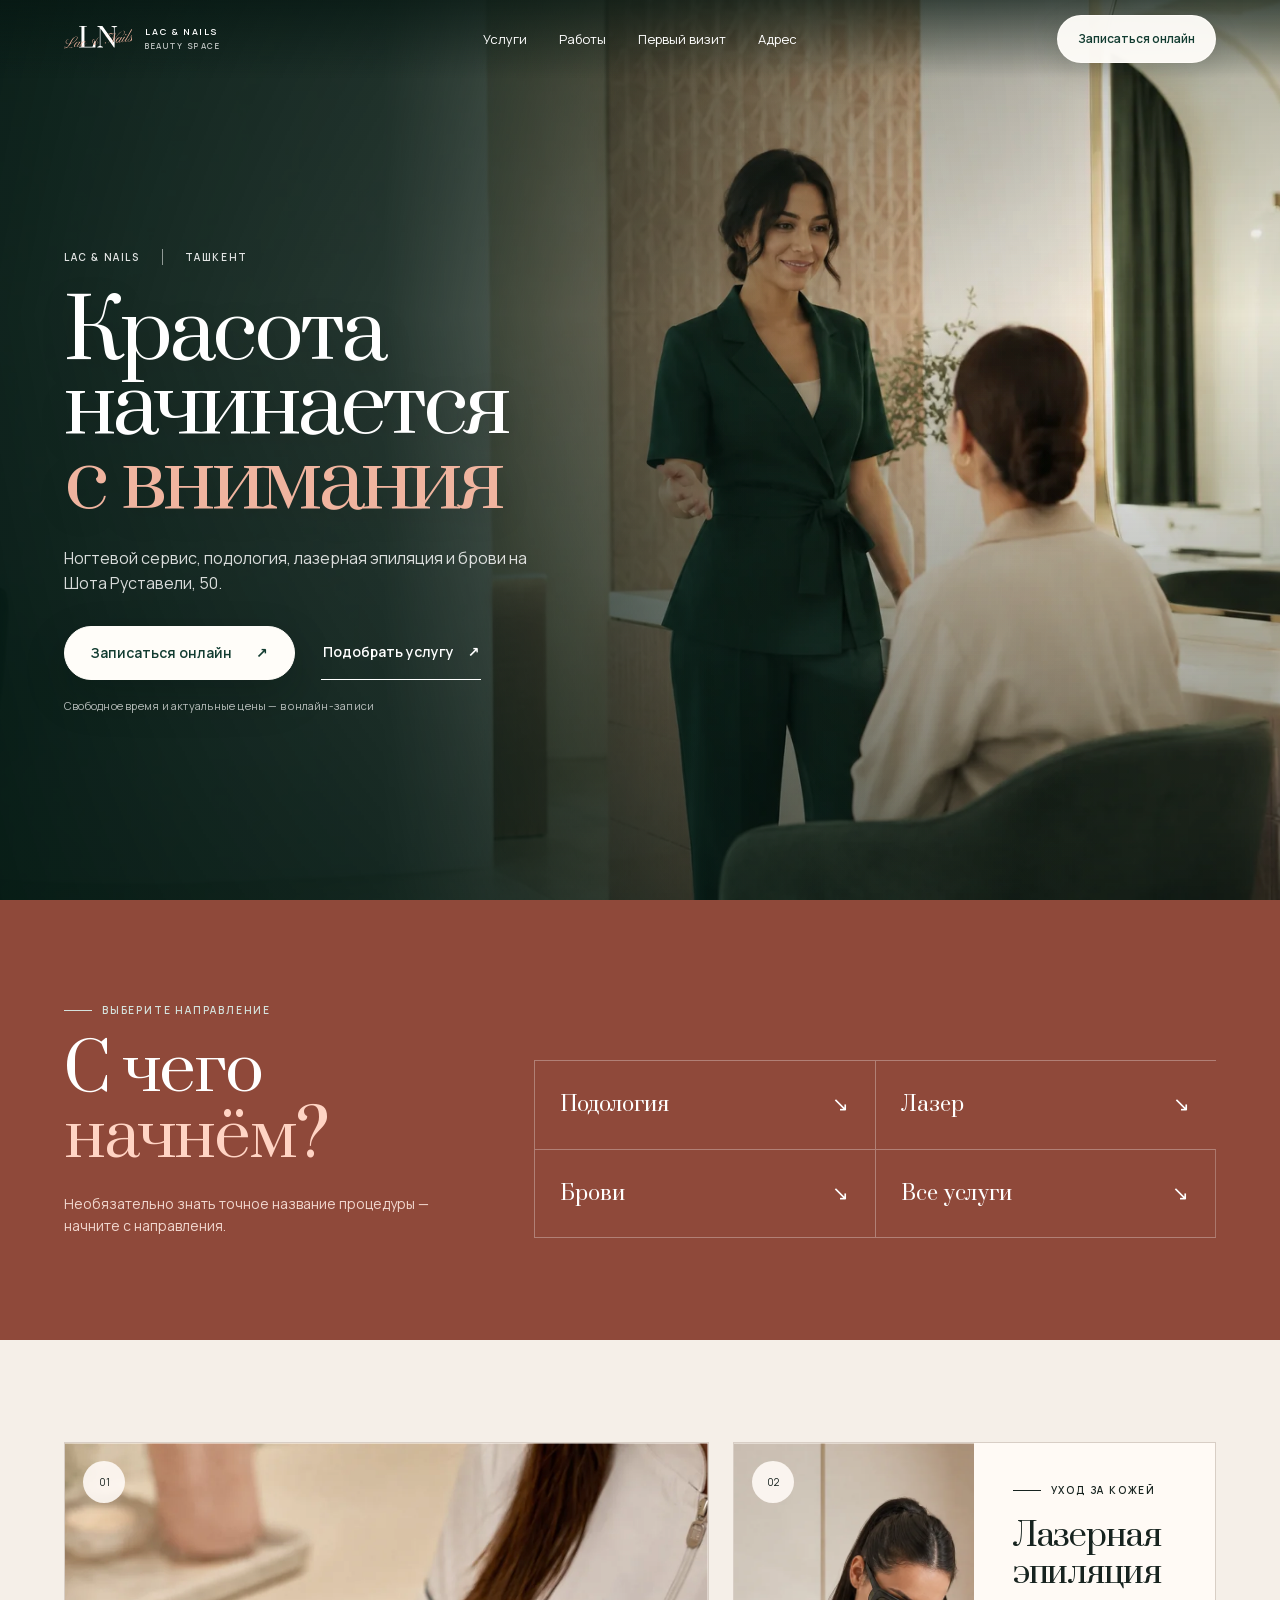
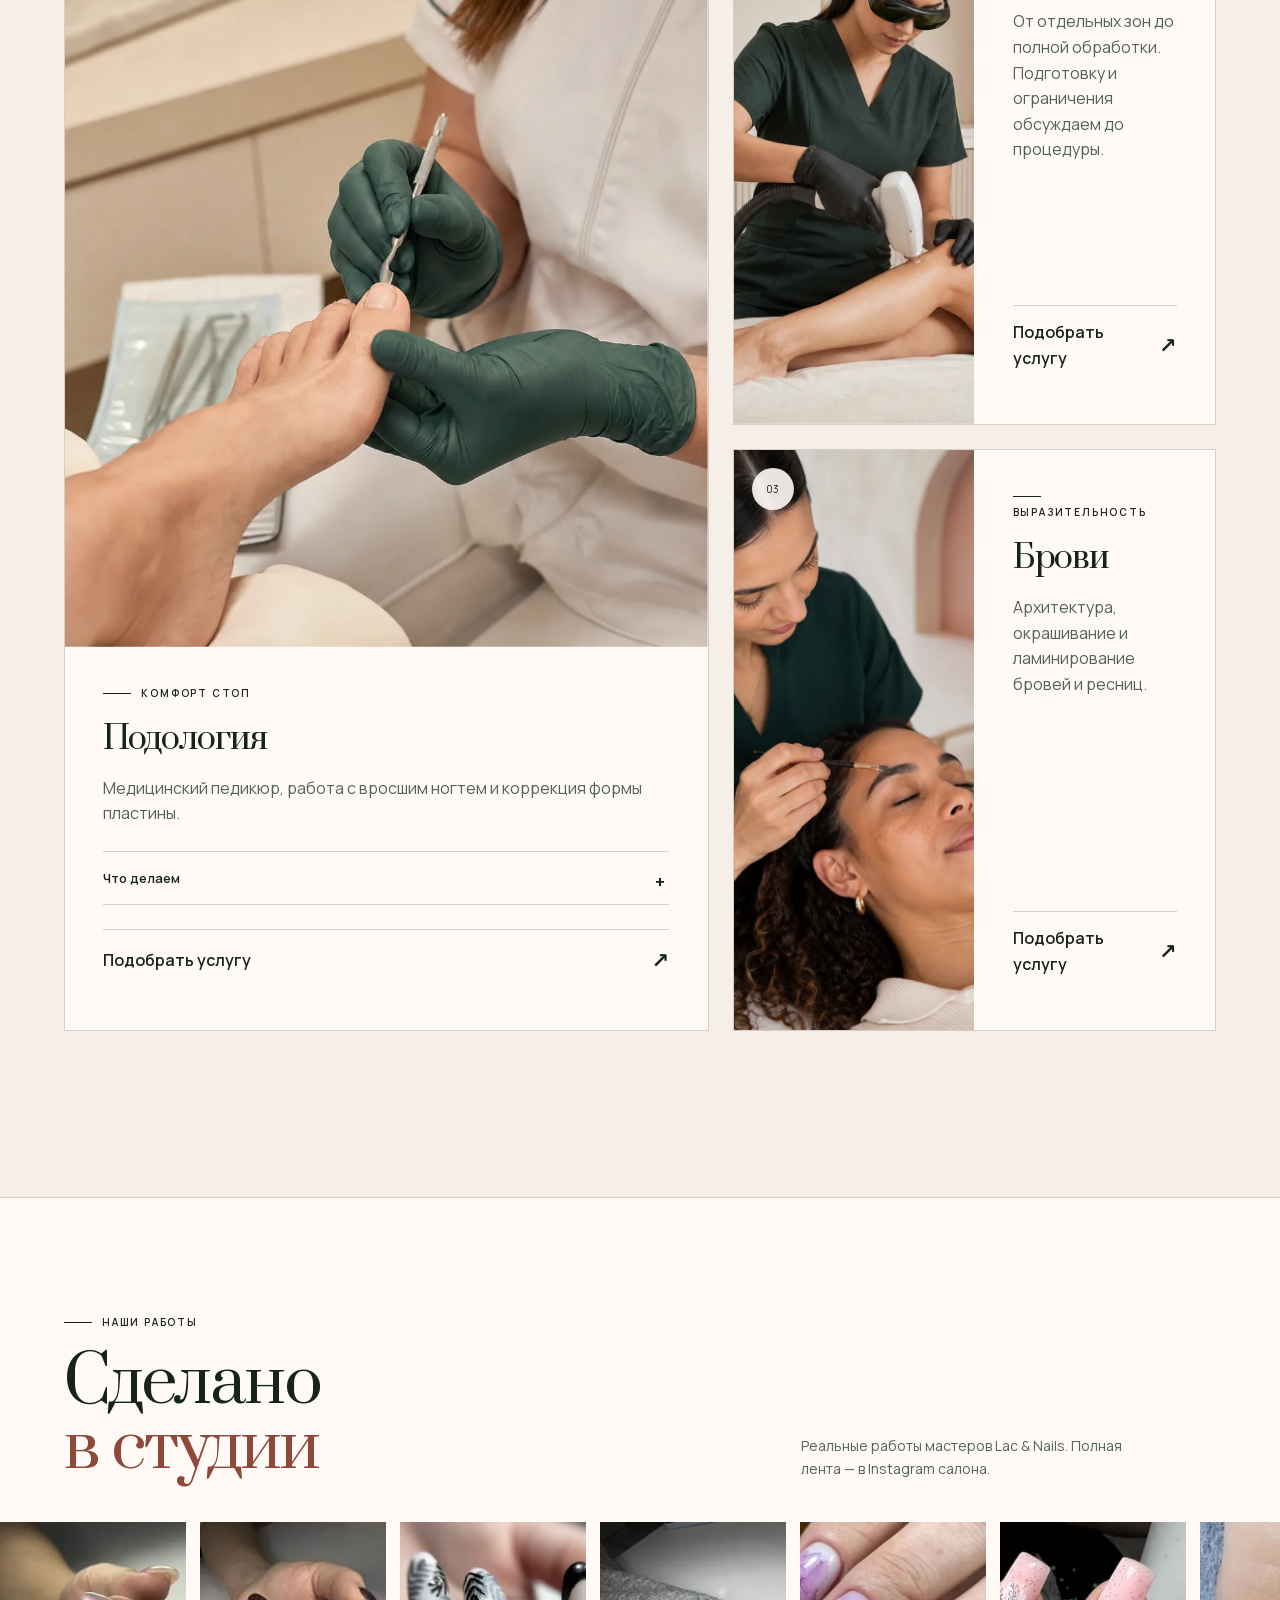
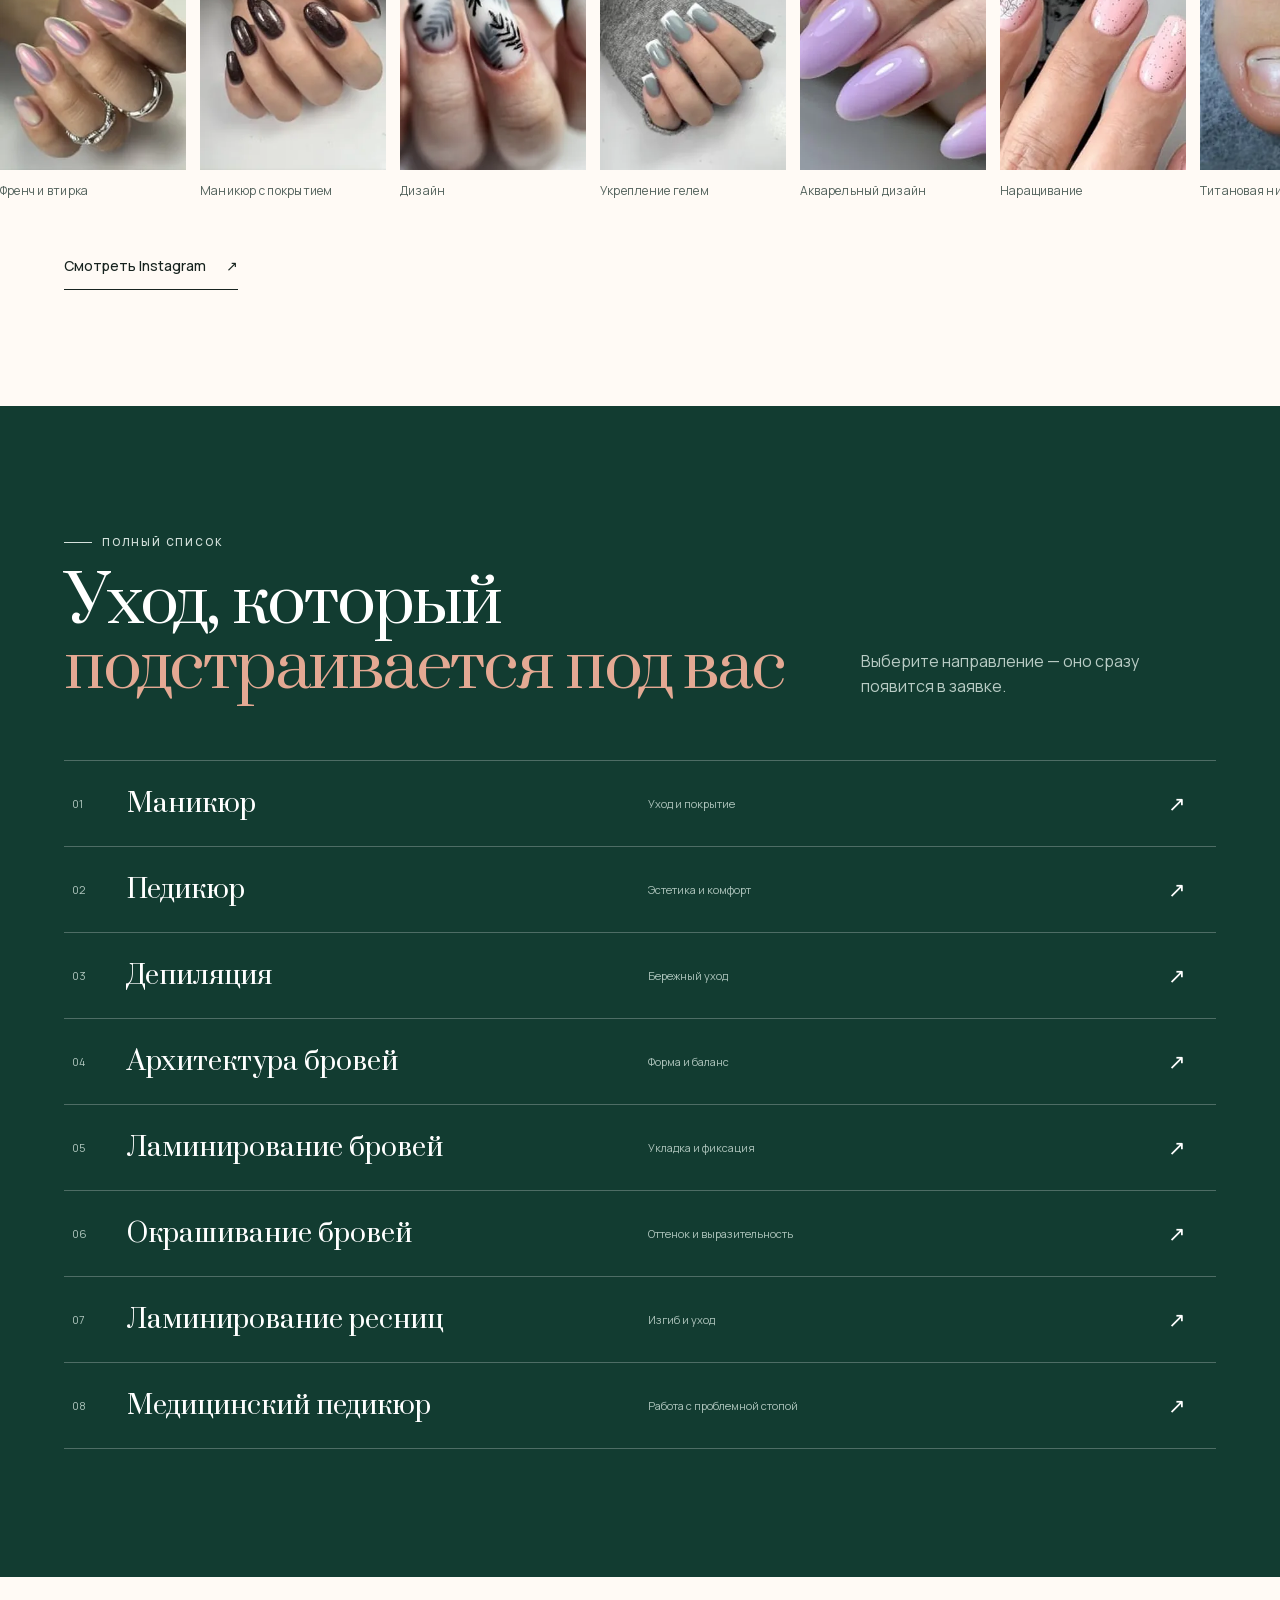
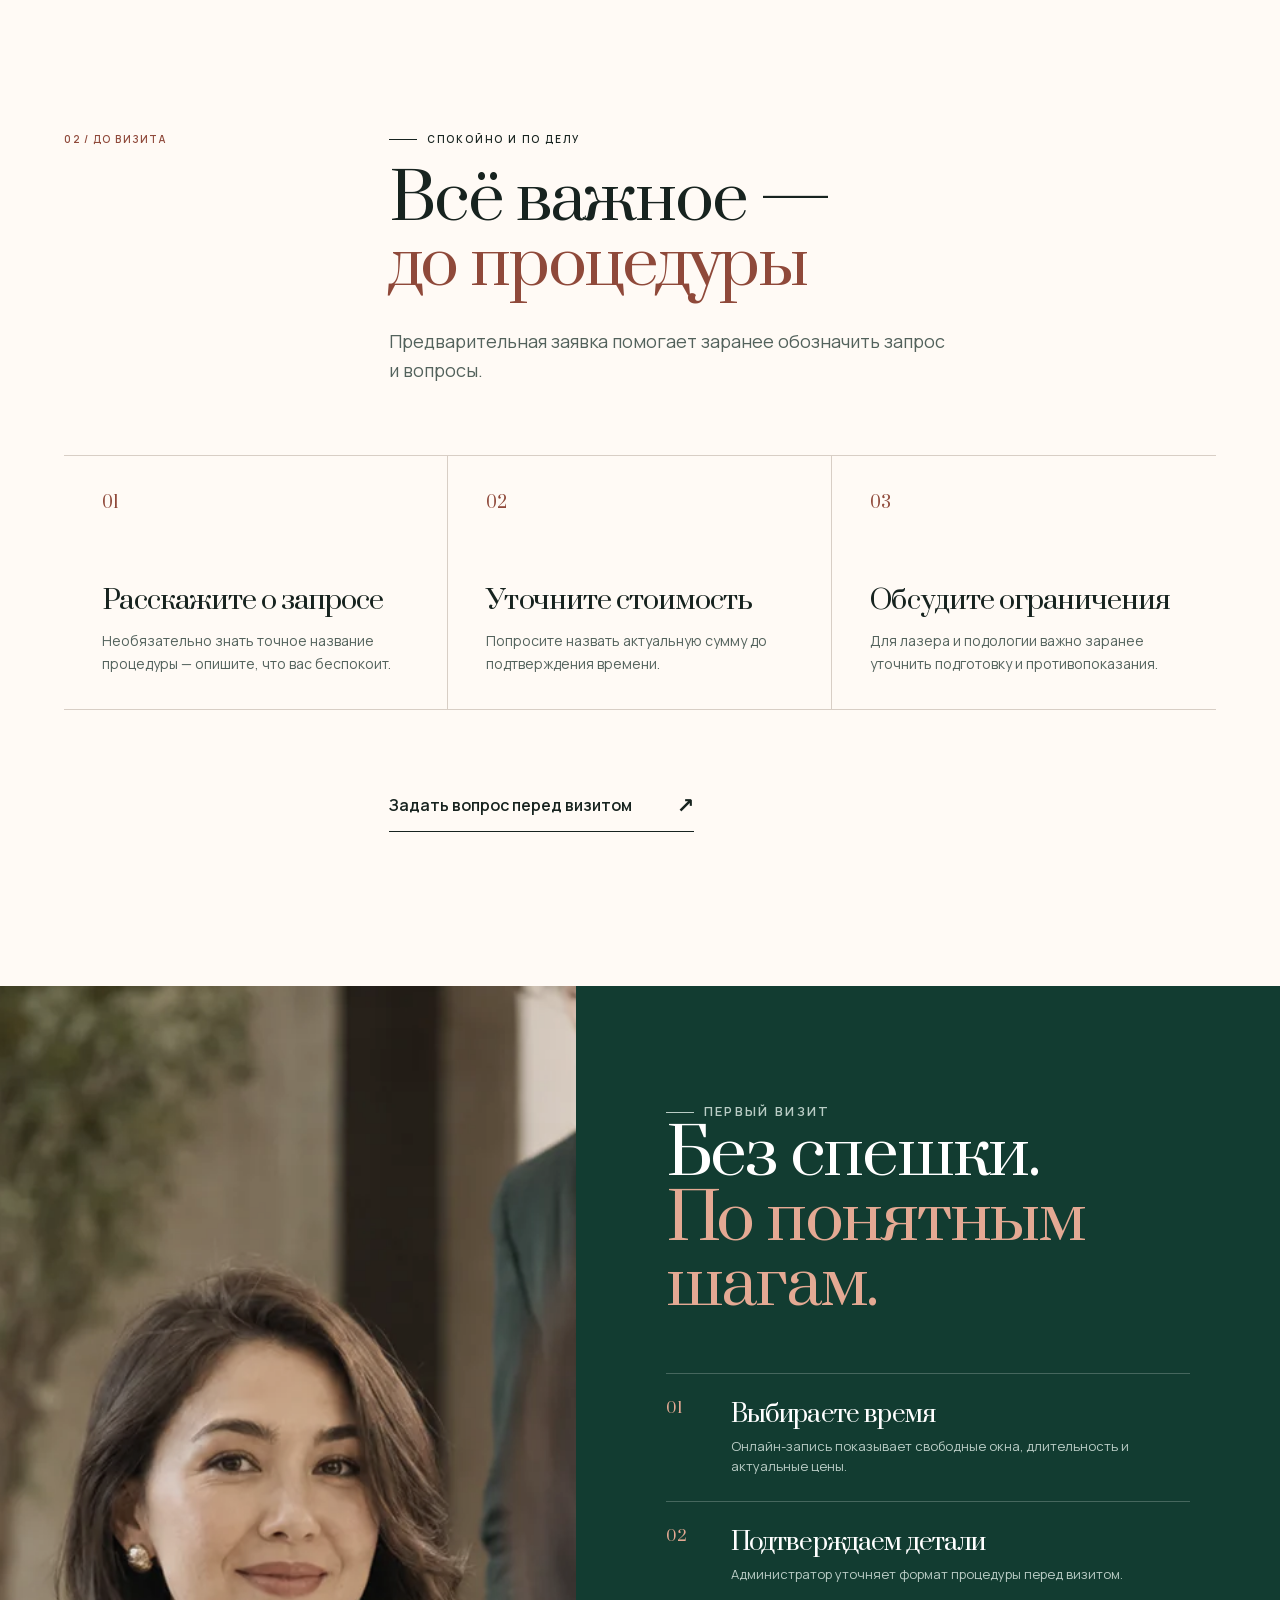
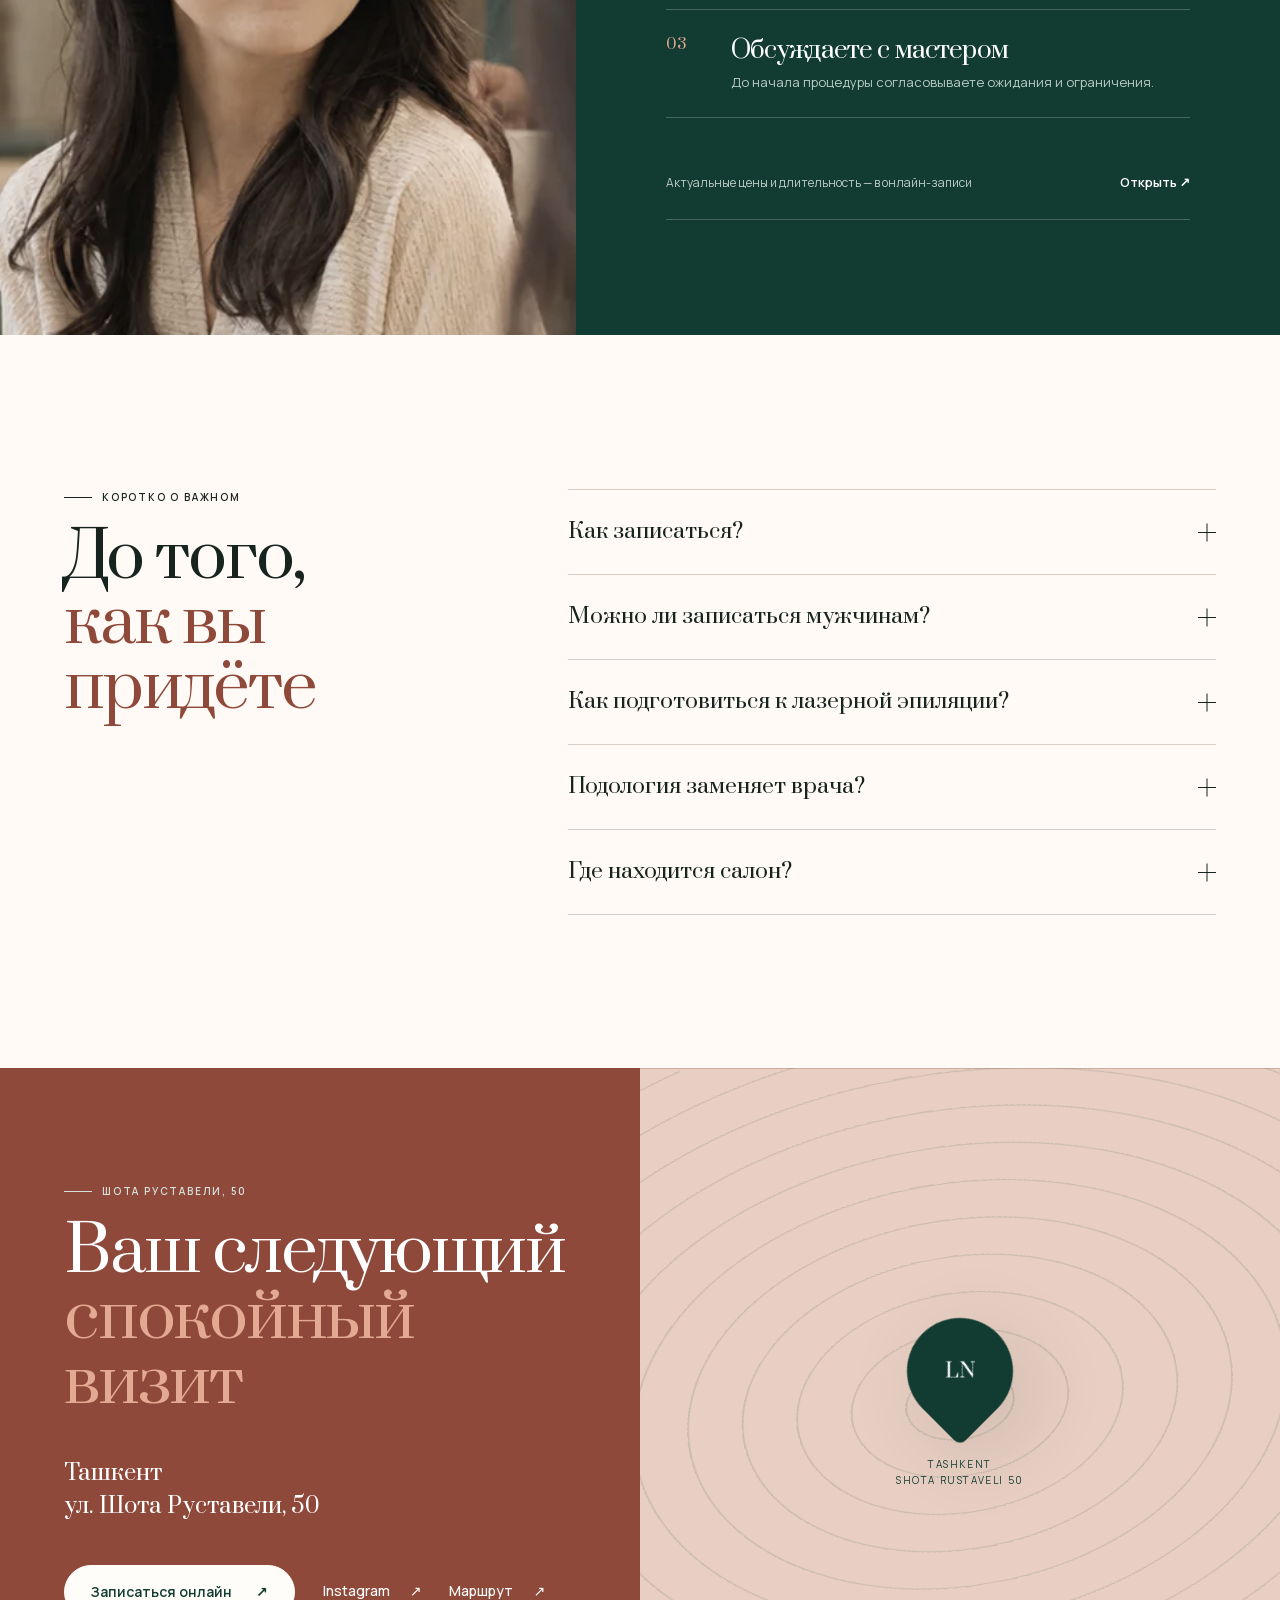
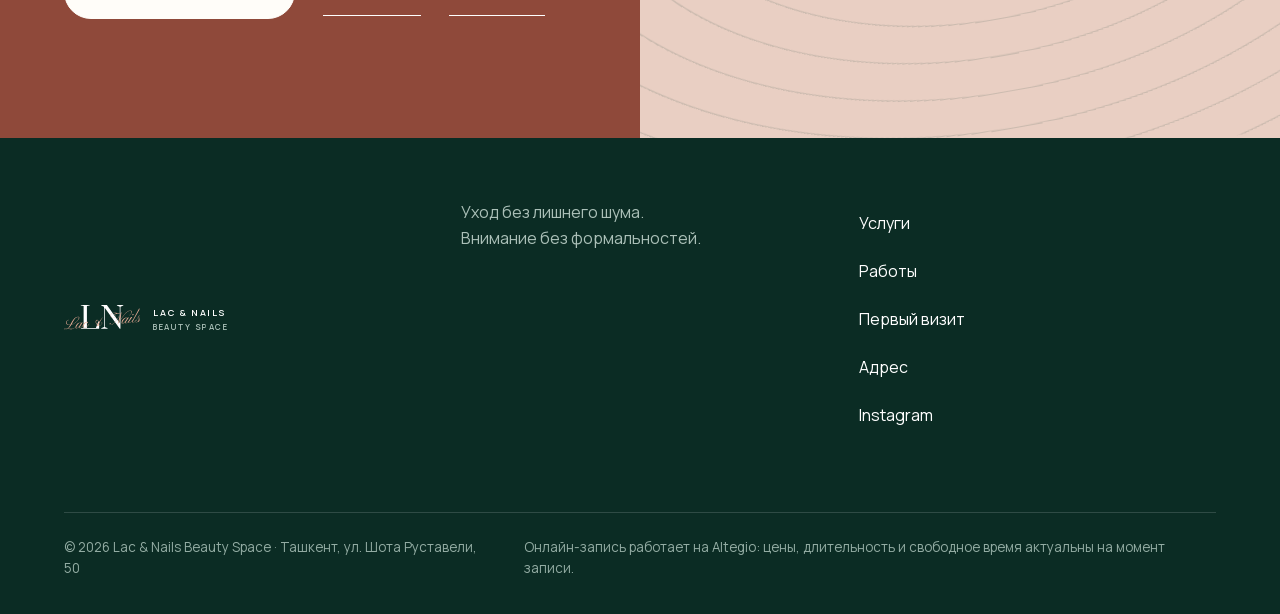
<file: index.html>
<!doctype html>
<html lang="ru">
<head>
  <meta charset="utf-8">
  <meta name="viewport" content="width=device-width,initial-scale=1,viewport-fit=cover">
  <title>Lac &amp; Nails — ногтевой сервис, подология и лазер в Ташкенте</title>
  <meta name="description" content="Lac &amp; Nails Beauty Space на Шота Руставели, 50 в Ташкенте: маникюр и педикюр, подология, лазерная эпиляция, брови и ресницы. Онлайн-запись с актуальными ценами и свободным временем.">
  <meta name="theme-color" content="#123c31">
  <link rel="canonical" href="https://salon-landing-tashkent.pages.dev/">
  <meta property="og:title" content="Lac &amp; Nails Beauty Space — Ташкент, Шота Руставели, 50">
  <meta property="og:description" content="Ногтевой сервис, подология и лазерная эпиляция. Онлайн-запись с актуальными ценами и свободным временем.">
  <meta property="og:type" content="website">
  <meta property="og:locale" content="ru_RU">
  <meta property="og:site_name" content="Lac &amp; Nails Beauty Space">
  <meta property="og:url" content="https://salon-landing-tashkent.pages.dev/">
  <meta property="og:image" content="https://salon-landing-tashkent.pages.dev/assets/og.jpg">
  <meta property="og:image:width" content="1200">
  <meta property="og:image:height" content="630">
  <meta property="og:image:alt" content="Lac &amp; Nails Beauty Space — салон на Шота Руставели, 50 в Ташкенте">
  <meta name="twitter:card" content="summary_large_image">
  <link rel="icon" href="assets/mark.svg" type="image/svg+xml">
  <link rel="apple-touch-icon" href="assets/mark.svg">
  <link rel="preload" href="assets/hero-mobile.avif" as="image" type="image/avif" media="(max-width: 680px)" fetchpriority="high">
  <link rel="preload" href="assets/hero.webp" as="image" type="image/webp" media="(min-width: 681px)" fetchpriority="high">
  <link rel="preload" href="assets/manrope-400.woff2" as="font" type="font/woff2" crossorigin>
  <link rel="preload" href="assets/prata-400.woff2" as="font" type="font/woff2" crossorigin>
  <link rel="stylesheet" href="styles.css?v=10">
</head>
<body id="top">
  <a class="skip-link" data-skip="main" href="#main">К основному содержанию</a>
  <svg class="svg-defs" aria-hidden="true" focusable="false"><symbol id="ln-mark" viewBox="0 0 196 78"><path fill="currentColor" d="M43 62V60.4L50.2 59.2V2.4L43 1.3V-0.4H66V1.3L58.8 2.4V60.1H82.1L88.5 43H90.6V62Z M95.9 62V60.4L103.2 57.2V4.4L95.9 1.3V-0.4H110.4L144.1 46.7V4.4L136.8 1.3V-0.4H153.4V1.3L146 4.4V62H144.1L105.1 7.3V57.2L112.6 60.4V62Z"/><g transform="rotate(-6 98 48)"><path fill="var(--logo-script,currentColor)" d="M18.2 54.5Q16.7 54.5 14.9 54.2Q13.1 53.9 11.3 53.4Q9.4 53 8 52.6Q4.7 54 0.6 54Q-1.9 54 -3 53.5Q-4.2 52.9 -4.2 52.3Q-4.2 51.3 -2.8 50.7Q-1.5 50.1 0.7 50.1Q2.3 50.1 4 50.5Q5.6 50.9 7.7 51.6Q9.3 50.5 11.1 48.6Q12.9 46.6 15.2 43.6Q10.7 43.4 8 41.6Q5.3 39.8 5.3 37Q5.3 35.2 6.5 33.4Q7.7 31.7 9.6 30.5Q11.5 29.4 13.7 29.4Q14.1 29.4 14.2 29.5Q14.2 29.6 14.2 29.7Q14.2 29.8 14.1 29.8Q14 29.9 13.5 29.9Q11.3 30.1 9.8 31.2Q8.4 32.2 7.6 33.7Q6.9 35.1 6.9 36.5Q6.9 39.8 9.3 41.4Q11.6 42.9 15.6 42.9Q16.3 42 17 40.9Q17.7 39.9 18.5 38.7Q22.1 33.4 25.2 30.1Q28.4 26.8 31.3 25.4Q34.3 23.9 37.4 23.9Q39 23.9 39.9 24.6Q40.9 25.3 40.9 26.5Q40.9 28.3 39.6 30.4Q38.2 32.5 35.8 34.6Q33.5 36.7 30.5 38.5Q27.6 40.3 24.4 41.6Q21.3 42.9 18.4 43.3Q16 46.5 13.7 48.6Q11.4 50.8 9 52.1Q10.8 52.8 13.1 53.1Q15.4 53.5 18.3 53.5Q20.7 53.5 22.2 53Q23.7 52.6 24.4 52Q25.1 51.5 25.4 51.3Q25.7 50.9 25.8 51.2Q25.9 51.3 25.7 51.6Q25.6 51.8 25.4 52Q23.7 53.5 21.9 54Q20.1 54.5 18.2 54.5ZM18.9 42.7Q21.7 42.2 24.7 40.9Q27.6 39.6 30.2 37.9Q32.9 36.1 35 34.1Q37.1 32.1 38.3 30.1Q39.5 28.1 39.5 26.4Q39.5 25.6 38.9 25Q38.2 24.4 37.2 24.4Q33.8 24.4 30.4 27.2Q27.1 30 23.9 35.1Q22.6 37.2 21.3 39.1Q20.1 41 18.9 42.7ZM0.3 53.5Q2.1 53.5 3.7 53.2Q5.2 53 6.7 52.2Q5.3 51.8 3.7 51.5Q2.1 51.2 0.8 51.2Q-3.6 51.2 -3.6 52.3Q-3.6 52.6 -2.5 53.1Q-1.5 53.5 0.3 53.5Z M31.1 54Q29.7 54 29.1 53.3Q28.4 52.5 28.4 51.2Q28.4 49.8 29 48.2Q29.7 46.5 31.1 44.9Q34 41.5 36.5 40.4Q39 39.3 41.2 39.3Q42.4 39.3 43.1 39.8Q43.9 40.2 43.9 41Q43.9 41.7 43.6 42.3Q44.3 41.5 44.8 40.9Q45.3 40.3 45.8 39.7Q46.3 39.9 47 39.9Q47.3 39.9 47.9 39.9Q48.4 39.8 48.7 39.8L41.4 48.5Q40 50.2 39.4 51.2Q38.8 52.2 38.8 52.8Q38.8 53.4 39.5 53.4Q40.7 53.4 41.9 52.8Q43.2 52.1 44.4 51Q45.6 50 46.6 48.8Q47.7 47.7 48.5 46.7Q49.3 45.7 49.7 45.2L50.1 45.6Q49.7 46.1 48.8 47.1Q47.9 48.2 46.8 49.3Q45.7 50.5 44.5 51.6Q43.2 52.7 41.8 53.4Q40.5 54 39.2 54Q37 54 37 52.7Q37 52.2 37.2 51.7Q37.4 51.2 38 50.4Q38.5 49.6 39.6 48.2L39.4 48.2Q36.8 51.4 34.6 52.7Q32.3 54 31.1 54ZM31.2 53.4Q32.5 53.4 34.8 51.8Q37 50.2 40.2 46.5Q40.7 45.8 41.2 45.3Q41.6 44.8 42 44.3Q42.5 43.5 42.9 42.7Q43.3 41.9 43.3 41.2Q43.3 40.6 42.8 40.3Q42.4 39.9 41.8 39.9Q40.7 39.9 38.4 41.5Q36 43 33.2 46.3Q31.6 48.2 30.9 49.7Q30.2 51.2 30.2 52.3Q30.2 53.4 31.2 53.4Z M51.7 54.1Q49.4 54.1 48.3 53Q47.3 51.9 47.3 50.3Q47.3 48.9 47.9 47.3Q48.6 45.8 49.9 44.1Q52.3 41.4 54.9 40.3Q57.5 39.2 59.4 39.3Q60.8 39.3 61.4 40Q61.9 40.6 62 41.3Q62 42.2 61.3 42.9Q60.5 43.6 59.7 43.6Q59.2 43.6 58.8 43.3Q58.3 43 58.3 42.4Q58.3 41.8 58.8 41.4Q59.2 41 59.9 40.9Q60.4 40.9 61 41.2V41.1Q61 40.5 60.6 40.2Q60.3 39.8 59.4 39.8Q57.9 39.8 55.9 41.4Q53.9 43 51.4 46.3Q50.2 47.9 49.8 49.1Q49.3 50.3 49.3 51.2Q49.3 52.2 50 52.8Q50.7 53.5 51.8 53.5Q53.8 53.5 55.5 52.8Q57.3 52.1 58.7 51Q60.2 49.9 61.4 48.8Q62.5 47.6 63.3 46.7Q64 45.7 64.3 45.3Q64.4 45.2 64.7 45.4Q64.9 45.5 64.8 45.6Q64.5 46.1 63.7 47Q62.9 48 61.7 49.2Q60.5 50.4 59 51.6Q57.4 52.7 55.6 53.4Q53.7 54.1 51.7 54.1Z M87.4 53.6Q87.1 53.5 86.5 53.5Q85.9 53.5 85.4 53.5Q85.2 53.5 84.8 53.5Q84.4 53.5 83.9 53.6Q84.4 52.8 84.9 52Q85.3 51.3 85.7 50.6Q84.1 49.3 83 47.3Q82 45.3 82 43Q82 40.5 83.2 38.9Q84.4 37.3 86.1 37.3Q87.4 37.3 88.5 38.5Q89.5 39.6 89.5 41.9Q89.5 43.1 88.9 45.1Q88.2 47.1 87.2 49.2Q89.9 44.9 92.3 41.9Q94.7 38.9 96.8 36.7Q98.9 34.6 100.8 32.9Q101.1 32.5 101.4 32.5Q101.6 32.5 101.6 32.7Q101.6 32.9 100.9 33.5Q98.7 35.7 96.5 38.5Q94.2 41.4 92.1 44.7Q90.1 48 88.4 51.4Q89.7 52 91.2 52Q94 52 96 50.3Q96.9 49.5 97.4 48.5Q97.9 47.5 97.9 46.4Q97.9 46.4 97.9 46.1Q97 46.1 97 45.3Q97 45.1 97.2 44.9Q97.4 44.7 97.7 44.7Q98.7 44.7 98.7 46.1Q98.7 47.4 98.1 48.6Q97.4 49.9 96.3 50.7Q94.1 52.6 91.1 52.6Q89.6 52.6 88.1 52ZM86.1 50Q87.5 47.3 88.2 45.2Q88.9 43.1 88.9 41.6Q88.9 40 88.1 39.1Q87.3 38.1 86.4 38.1Q85.6 38.1 84.9 38.8Q84.1 39.5 83.7 40.6Q83.2 41.7 83.2 43Q83.2 45.1 84 46.9Q84.7 48.7 86.1 50Z M138 54.4Q137.7 54.4 137.7 54.1Q137.7 53.9 137.9 53.8Q138 53.7 138.1 53.6Q138.2 53.5 138.3 53.4Q138.9 52.8 139.3 51.8Q139.7 50.9 140.2 49.4Q140.7 47.9 141.4 45.7Q142.5 41.9 144.6 37.2Q146.8 32.5 149.4 28Q147.7 30.1 146.4 31.8Q145 33.5 143.6 35.1Q142.2 36.8 140.6 38.6Q139 40.5 136.9 42.8Q131.9 48.3 128.2 51.2Q124.6 54 121.9 54Q119.7 54 118.6 53.2Q117.6 52.3 117.6 51.1Q117.6 50.2 118.2 49.8Q118.9 49.3 119.5 49.3Q119.9 49.3 120.3 49.6Q120.6 49.8 120.6 50.3Q120.6 50.7 120.3 51.1Q119.9 51.4 119.4 51.4Q119.2 51.4 118.9 51.4Q118.6 51.3 118.4 51.2V51.3Q118.4 52.2 119.2 52.9Q120.1 53.5 121.8 53.5Q123.2 53.5 125.2 52.4Q127.3 51.2 130.2 48.7Q133.1 46.1 137.1 41.6Q143.9 34 147.4 29.6Q151 25.1 151.3 24.6Q151.7 24.1 151.9 24.1Q152.1 24.1 152.1 24.3Q152.1 24.5 152 24.6L151.7 25.2Q151.1 26.1 150.8 26.9Q150.5 27.7 150.3 28.6Q149.9 29.7 149.6 30.9Q149.3 32.1 148.9 33.7Q148.4 35.2 147.6 37.4Q146.7 39.7 145.8 41.6Q145 43.4 143.9 45.4Q142.8 47.4 141.2 50.2Q142.2 49 143.9 46.9Q145.6 44.9 147.7 42.5Q149.8 40 152 37.5Q154.3 35 156.4 32.8Q160.2 28.9 163.2 26.5Q166.3 24.1 168.9 23Q171.5 21.9 173.9 21.9Q176.2 21.9 177.3 22.9Q178.5 23.9 178.5 25.7Q178.5 27 177.6 28.6Q176.6 30.3 174.9 31.8Q173.2 33.3 170.9 34.4Q170.1 34.8 169.7 34.8Q169.5 34.8 169.5 34.6Q169.5 34.4 169.9 34.3Q171.6 33.6 173.3 32.3Q175 31 176.1 29.3Q177.1 27.7 177.1 26Q177.1 24.4 176.2 23.4Q175.3 22.5 173.7 22.5Q171.3 22.5 168.4 23.9Q165.6 25.2 162.1 28.2Q158.6 31.2 154.1 36.2Q150.5 40.1 147.6 43.5Q144.7 46.9 142.6 49.4Q140.5 52 139.2 53.4Q138.7 54.1 138.4 54.2Q138.2 54.4 138 54.4ZM128.5 36.5Q126.8 36.5 125.3 35.8Q123.9 35.2 123 33.9Q122.1 32.6 122.1 30.6Q122.1 28.5 123.3 26.9Q124.6 25.3 126.7 24.4Q128.9 23.4 131.8 23.4Q133.3 23.4 134.7 23.6Q136.1 23.9 137.8 24.5Q138.9 25 139.9 25.5Q140.8 25.9 142.1 26.5Q142.8 26.8 143.6 27Q144.3 27.2 145.1 27.2Q145.8 27.2 146.7 26.8Q147.5 26.5 148.1 26Q148.5 25.7 148.6 25.7Q148.8 25.7 148.8 25.8Q148.8 26 148.5 26.3Q147.9 26.9 147 27.3Q146.1 27.8 145.1 28Q144.2 28.3 143.5 28.3Q142.2 28.3 140.4 27.8Q138.7 27.3 137.4 26.5Q135.7 25.5 134.5 25Q133.4 24.6 132.5 24.4Q131.6 24.2 130.7 24.2Q128.6 24.2 126.8 25.1Q125 25.9 123.9 27.4Q122.8 28.8 122.8 30.7Q122.8 33 124.3 34.5Q125.8 36 128.4 36Q129.9 36 131.3 35.3Q132.7 34.7 133.6 33.5Q134.6 32.4 134.6 30.8Q134.6 29.9 134 29.3Q133.8 29.5 133.6 29.6Q133.4 29.7 133.1 29.7Q132.7 29.7 132.4 29.5Q132.1 29.2 132.1 28.8Q132.1 28.4 132.4 28.1Q132.6 27.8 133.1 27.8Q133.9 27.8 134.6 28.6Q135.2 29.4 135.2 30.7Q135.2 32.4 134.2 33.7Q133.3 35 131.7 35.8Q130.2 36.5 128.5 36.5Z M151.6 54Q150.2 54 149.6 53.3Q149 52.5 149 51.2Q149 49.8 149.6 48.2Q150.2 46.5 151.6 44.9Q154.5 41.5 157 40.4Q159.6 39.3 161.8 39.3Q162.9 39.3 163.7 39.8Q164.5 40.2 164.5 41Q164.5 41.7 164.2 42.3Q164.9 41.5 165.4 40.9Q165.8 40.3 166.3 39.7Q166.9 39.9 167.6 39.9Q167.9 39.9 168.4 39.9Q168.9 39.8 169.2 39.8L162 48.5Q160.6 50.2 160 51.2Q159.4 52.2 159.4 52.8Q159.4 53.4 160 53.4Q161.2 53.4 162.5 52.8Q163.7 52.1 164.9 51Q166.1 50 167.2 48.8Q168.2 47.7 169 46.7Q169.8 45.7 170.3 45.2L170.7 45.6Q170.2 46.1 169.3 47.1Q168.5 48.2 167.4 49.3Q166.3 50.5 165 51.6Q163.7 52.7 162.4 53.4Q161 54 159.7 54Q157.6 54 157.6 52.7Q157.6 52.2 157.8 51.7Q157.9 51.2 158.5 50.4Q159.1 49.6 160.2 48.2L160 48.2Q157.3 51.4 155.1 52.7Q152.9 54 151.6 54ZM151.7 53.4Q153.1 53.4 155.3 51.8Q157.6 50.2 160.8 46.5Q161.3 45.8 161.7 45.3Q162.2 44.8 162.6 44.3Q163.1 43.5 163.5 42.7Q163.8 41.9 163.8 41.2Q163.8 40.6 163.4 40.3Q162.9 39.9 162.3 39.9Q161.3 39.9 158.9 41.5Q156.6 43 153.8 46.3Q152.2 48.2 151.5 49.7Q150.7 51.2 150.7 52.3Q150.7 53.4 151.7 53.4Z M180 35.2Q179.4 35.2 179 34.8Q178.7 34.4 178.7 33.8Q178.7 33.1 179.3 32.5Q179.9 31.8 180.8 31.8Q181.4 31.8 181.8 32.2Q182.1 32.6 182.1 33.2Q182.1 34 181.5 34.6Q180.8 35.2 180 35.2ZM169 54Q167.7 54 166.9 53.6Q166.1 53.1 166.1 52.3Q166.1 51.6 166.4 50.8Q166.7 49.9 167.6 48.5Q168.6 47.2 170.3 45Q172.1 42.8 174.9 39.4Q175.1 39.5 175.8 39.5Q176.6 39.5 177 39.5Q177.3 39.5 177.5 39.5Q177.7 39.5 177.9 39.5Q174.7 43.2 172.8 45.5Q170.8 47.9 169.7 49.3Q168.6 50.8 168.2 51.5Q167.8 52.3 167.8 52.7Q167.8 53.3 168.4 53.4Q169 53.4 169.4 53.4Q170.5 53.4 171.9 52.7Q173.3 51.9 174.6 50.7Q176 49.5 177.2 48.3Q178.4 47.1 179.1 46.3Q179.9 45.4 180 45.3L180.4 45.6Q180.2 45.9 179.4 46.8Q178.6 47.7 177.4 49Q176.2 50.2 174.8 51.3Q173.4 52.5 171.9 53.3Q170.4 54 169 54Z M178.4 54Q177.5 54 176.9 53.5Q176.3 53 176.3 52.3Q176.3 51.7 176.5 51.2Q176.6 50.6 177.1 49.8Q177.6 48.9 178.6 47.4Q179.6 45.9 181.3 43.5L197.9 19.7Q198.2 19.8 198.6 19.8Q199.1 19.8 199.9 19.8Q200.1 19.8 200.3 19.8Q200.6 19.8 200.8 19.7L183.2 44.2Q181.3 47 180.2 48.5Q179.1 50.1 178.5 50.9Q178 51.8 177.9 52.1Q177.8 52.5 177.8 52.7Q177.8 53.4 178.8 53.4Q180 53.4 181.5 52.7Q182.9 51.9 184.2 50.8Q185.6 49.7 186.8 48.5Q187.9 47.3 188.7 46.4Q189.5 45.5 189.8 45.3L190.2 45.6Q190 45.9 189.1 46.8Q188.3 47.8 187.1 49Q185.8 50.2 184.4 51.4Q182.9 52.5 181.4 53.3Q179.9 54 178.4 54Z M188.6 54.5Q187.9 54.5 186.8 54.3Q185.8 54.2 185 53.6Q184.1 53 184.1 51.9Q184.1 50.8 184.8 50.1Q185.4 49.4 186.2 49Q187 48.7 187.4 48.7Q188.3 48.7 188.3 49.5Q188.3 49.9 187.8 50.1Q187.4 50.4 186.8 50.4Q186.5 50.4 186.3 50.3Q186 50.1 185.9 50Q185.7 50.2 185.2 50.7Q184.7 51.1 184.7 51.9Q184.7 52.7 185.3 53.1Q186 53.5 186.8 53.6Q187.6 53.7 188.1 53.7Q189 53.7 190.3 53Q191.7 52.3 192.8 50.6Q194 48.9 194.4 46Q194.5 44.9 194.6 43.1Q194.7 41.3 195.2 39.6Q195.3 39.5 195.3 39.4Q194.4 40.4 193.5 41.6Q192.6 42.7 191.7 43.8Q190.8 44.9 190.2 45.6Q189.8 46.2 189.6 46.3Q189.4 46.5 189.4 46.5Q189.4 46.5 189.2 46.5Q189.1 46.5 189 46.3Q189 46.2 189.2 45.9Q189.5 45.6 189.7 45.3Q190.2 44.7 191.3 43.5Q192.3 42.3 193.4 40.9Q194.6 39.5 195.4 38.4Q195.6 37.8 195.8 37.2Q196.1 36.7 196.5 36.7Q197.4 36.7 197.4 37.4Q197.4 37.8 196.4 39Q195.8 39.6 195.8 39.9Q195.8 40.1 195.8 40.4Q195.7 41.2 195.9 42.3Q196.1 43.5 196.3 44.7Q196.5 46 196.6 47.1Q196.7 48.8 196.2 50Q196.5 50.1 196.8 50.1Q197.5 50.1 198.4 49.5Q199.3 48.8 200.1 48Q201 47.1 201.7 46.4Q202.3 45.6 202.5 45.3L203 45.6Q202.7 46 201.9 46.8Q201.2 47.6 200.3 48.5Q199.4 49.4 198.5 50Q197.6 50.6 196.7 50.6Q196.5 50.6 196.4 50.6Q196.2 50.6 196 50.6Q195 52.8 193 53.6Q191 54.5 188.6 54.5Z"/></g></symbol></svg>
  <header class="site-header">
    <a class="brand" href="#top" aria-label="Lac &amp; Nails Beauty Space, на главную"><svg class="brand-mark" viewBox="0 0 196 78" aria-hidden="true" focusable="false"><use href="#ln-mark"></use></svg><span class="brand-copy">lac &amp; nails<small>beauty space</small></span></a>
    <nav class="desktop-nav" aria-label="Основная навигация"><a href="#services">Услуги</a><a href="#works">Работы</a><a href="#visit">Первый визит</a><a href="#contacts">Адрес</a></nav>
    <a class="pill-button pill-button--small js-book" href="https://n659935.alteg.io/" target="_blank" rel="noopener">Записаться онлайн</a>
    <button class="menu-trigger" aria-label="Открыть меню" aria-expanded="false" aria-controls="mobile-menu"><span></span><span></span></button>
  </header>

  <dialog class="nav-dialog" id="mobile-menu" aria-labelledby="mobile-nav-title">
    <div class="nav-dialog__head"><p id="mobile-nav-title">Навигация</p><button class="icon-button nav-close" aria-label="Закрыть меню">×</button></div>
    <nav aria-label="Мобильная навигация"><a href="#services"><span>01</span>Услуги</a><a href="#works"><span>02</span>Работы</a><a href="#visit"><span>03</span>Первый визит</a><a href="#contacts"><span>04</span>Адрес</a></nav>
    <div class="nav-dialog__bottom"><p>Ташкент<br><strong>ул. Шота Руставели, 50</strong></p><a class="pill-button pill-button--light js-book" href="https://n659935.alteg.io/" target="_blank" rel="noopener">Записаться онлайн</a></div>
  </dialog>

  <main id="main">
    <section class="hero" id="hero" aria-labelledby="hero-title">
      <div class="hero__copy">
        <p class="kicker"><span>Lac &amp; Nails</span><span>Ташкент</span></p>
        <h1 id="hero-title">Красота<br>начинается<br><em>с внимания</em></h1>
        <p class="hero__lead">Ногтевой сервис, подология, лазерная эпиляция и брови на Шота Руставели, 50.</p>
        <div class="hero__actions"><a class="pill-button js-book" href="https://n659935.alteg.io/" target="_blank" rel="noopener">Записаться онлайн <span aria-hidden="true">↗</span></a><button class="ghost-cta js-lead">Подобрать услугу <span aria-hidden="true">↗</span></button></div>
        <p class="hero__microcopy">Свободное время и актуальные цены — в онлайн-записи</p>
      </div>
      <div class="hero__visual">
        <div class="hero__frame"><picture><source media="(max-width: 680px)" srcset="assets/hero-mobile.avif" type="image/avif"><source media="(max-width: 680px)" srcset="assets/hero-mobile.webp" type="image/webp"><img src="assets/hero.webp" width="1536" height="1024" alt="Специалист беседует с клиенткой у большого зеркала в салоне" fetchpriority="high"></picture></div>
      </div>
    </section>

    <section class="service-entry" id="services" aria-labelledby="services-title">
      <div class="service-entry__intro"><p class="eyebrow eyebrow--light">Выберите направление</p><h2 id="services-title">С чего<br><em>начнём?</em></h2><p>Необязательно знать точное название процедуры — начните с направления.</p></div>
      <nav class="service-jump" aria-label="Быстрый выбор услуги"><a href="#podology">Подология <span>↘</span></a><a href="#laser">Лазер <span>↘</span></a><a href="#brows">Брови <span>↘</span></a><a href="#all-services">Все услуги <span>↘</span></a></nav>
    </section>

    <section class="priority-services" aria-label="Приоритетные услуги">
      <article class="feature-service feature-service--wide" id="podology">
        <div class="feature-service__image"><img src="assets/podology.webp" width="960" height="1200" loading="lazy" decoding="async" alt="Аккуратная профессиональная обработка стопы"><span>01</span></div>
        <div class="feature-service__body"><p class="eyebrow">Комфорт стоп</p><h3>Подология</h3><p>Медицинский педикюр, работа с вросшим ногтем и коррекция формы пластины.</p><details class="service-details"><summary>Что делаем <span aria-hidden="true">+</span></summary><ul><li>Медицинский педикюр</li><li>Титановая нить и коррекция</li><li>Удаление вросшего ногтя</li><li>Протезирование гелем</li></ul></details><button class="arrow-button js-lead" data-service="Подология">Подобрать услугу <span>↗</span></button></div>
      </article>
      <article class="feature-service" id="laser">
        <div class="feature-service__image"><img src="assets/laser.webp" width="960" height="1200" loading="lazy" decoding="async" alt="Процедура лазерной эпиляции ноги"><span>02</span></div>
        <div class="feature-service__body"><p class="eyebrow">Уход за кожей</p><h3>Лазерная эпиляция</h3><p>От отдельных зон до полной обработки. Подготовку и ограничения обсуждаем до процедуры.</p><button class="arrow-button js-lead" data-service="Лазерная эпиляция">Подобрать услугу <span>↗</span></button></div>
      </article>
      <article class="feature-service" id="brows">
        <div class="feature-service__image"><img src="assets/brows.webp" width="960" height="1200" loading="lazy" decoding="async" alt="Бровист аккуратно оформляет брови клиентки"><span>03</span></div>
        <div class="feature-service__body"><p class="eyebrow">Выразительность</p><h3>Брови</h3><p>Архитектура, окрашивание и ламинирование бровей и ресниц.</p><button class="arrow-button js-lead" data-service="Брови">Подобрать услугу <span>↗</span></button></div>
      </article>
    </section>


    <section class="works" id="works" aria-labelledby="works-title">
      <div class="works__head">
        <div><p class="eyebrow">Наши работы</p><h2 id="works-title">Сделано<br><em>в студии</em></h2></div>
        <p>Реальные работы мастеров Lac &amp; Nails. Полная лента — в Instagram салона.</p>
      </div>
      <ul class="works__strip"><li><figure><img src="assets/work-1.webp" width="288" height="384" loading="lazy" decoding="async" alt="Маникюр с френчем и зеркальной втиркой"><figcaption>Френч и втирка</figcaption></figure></li><li><figure><img src="assets/work-2.webp" width="288" height="384" loading="lazy" decoding="async" alt="Маникюр с плотным тёмным покрытием"><figcaption>Маникюр с покрытием</figcaption></figure></li><li><figure><img src="assets/work-3.webp" width="288" height="384" loading="lazy" decoding="async" alt="Ногтевой дизайн с растительным рисунком"><figcaption>Дизайн</figcaption></figure></li><li><figure><img src="assets/work-4.webp" width="288" height="384" loading="lazy" decoding="async" alt="Маникюр с укреплением гелем в сером оттенке"><figcaption>Укрепление гелем</figcaption></figure></li><li><figure><img src="assets/work-5.webp" width="288" height="384" loading="lazy" decoding="async" alt="Нежное сиреневое покрытие с акварельным цветком"><figcaption>Акварельный дизайн</figcaption></figure></li><li><figure><img src="assets/work-6.webp" width="288" height="384" loading="lazy" decoding="async" alt="Наращённые ногти с розовым покрытием и блёстками"><figcaption>Наращивание</figcaption></figure></li><li><figure><img src="assets/work-7.webp" width="288" height="384" loading="lazy" decoding="async" alt="Титановая нить на большом пальце стопы"><figcaption>Титановая нить</figcaption></figure></li></ul>
      <a class="under-link js-ig" href="https://www.instagram.com/lac_nails_uz/" target="_blank" rel="noopener">Смотреть Instagram <span aria-hidden="true">↗</span></a>
    </section>
    <section class="all-services" id="all-services" aria-labelledby="all-services-title">
      <div class="all-services__head"><div><p class="eyebrow eyebrow--light">Полный список</p><h2 id="all-services-title">Уход, который<br><em>подстраивается под вас</em></h2></div><p>Выберите направление — оно сразу появится в заявке.</p></div>
      <div class="service-list" id="service-list">
        <button class="service-row js-lead" data-service="Маникюр"><span>01</span><strong>Маникюр</strong><small>Уход и покрытие</small><b>↗</b></button>
        <button class="service-row js-lead" data-service="Педикюр"><span>02</span><strong>Педикюр</strong><small>Эстетика и комфорт</small><b>↗</b></button>
        <button class="service-row js-lead" data-service="Депиляция"><span>03</span><strong>Депиляция</strong><small>Бережный уход</small><b>↗</b></button>
        <button class="service-row js-lead" data-service="Архитектура бровей"><span>04</span><strong>Архитектура бровей</strong><small>Форма и баланс</small><b>↗</b></button>
        <button class="service-row js-lead" data-service="Ламинирование бровей"><span>05</span><strong>Ламинирование бровей</strong><small>Укладка и фиксация</small><b>↗</b></button>
        <button class="service-row js-lead" data-service="Окрашивание бровей"><span>06</span><strong>Окрашивание бровей</strong><small>Оттенок и выразительность</small><b>↗</b></button>
        <button class="service-row js-lead" data-service="Ламинирование ресниц"><span>07</span><strong>Ламинирование ресниц</strong><small>Изгиб и уход</small><b>↗</b></button>
        <button class="service-row js-lead" data-service="Медицинский педикюр"><span>08</span><strong>Медицинский педикюр</strong><small>Работа с проблемной стопой</small><b>↗</b></button>
      </div>
    </section>

    <section class="section approach" id="approach" aria-labelledby="approach-title">
      <div class="section-index">02 / до визита</div>
      <div class="approach__statement"><p class="eyebrow">Спокойно и по делу</p><h2 id="approach-title">Всё важное —<br><em>до процедуры</em></h2><p class="approach__lead">Предварительная заявка помогает заранее обозначить запрос и вопросы.</p></div>
      <div class="question-cards"><article><span>01</span><h3>Расскажите о запросе</h3><p>Необязательно знать точное название процедуры — опишите, что вас беспокоит.</p></article><article><span>02</span><h3>Уточните стоимость</h3><p>Попросите назвать актуальную сумму до подтверждения времени.</p></article><article><span>03</span><h3>Обсудите ограничения</h3><p>Для лазера и подологии важно заранее уточнить подготовку и противопоказания.</p></article></div>
      <button class="text-cta js-lead" data-service="Вопрос перед визитом">Задать вопрос перед визитом <span>↗</span></button>
    </section>

    <section class="visit" id="visit" aria-labelledby="visit-title">
      <div class="visit__image"><img src="assets/consultation.webp" width="960" height="720" loading="lazy" decoding="async" alt="Клиентка смотрит в зеркало во время спокойной консультации"></div>
      <div class="visit__content"><p class="eyebrow eyebrow--light">Первый визит</p><h2 id="visit-title">Без спешки.<br><em>По понятным шагам.</em></h2><ol><li><span>01</span><div><h3>Выбираете время</h3><p>Онлайн-запись показывает свободные окна, длительность и актуальные цены.</p></div></li><li><span>02</span><div><h3>Подтверждаем детали</h3><p>Администратор уточняет формат процедуры перед визитом.</p></div></li><li><span>03</span><div><h3>Обсуждаете с мастером</h3><p>До начала процедуры согласовываете ожидания и ограничения.</p></div></li></ol><a class="visit__price js-book" href="https://n659935.alteg.io/" target="_blank" rel="noopener"><span>Актуальные цены и длительность — в онлайн-записи</span><b>Открыть ↗</b></a></div>
    </section>

    <section class="section faq" aria-labelledby="faq-title">
      <div class="faq__title"><p class="eyebrow">Коротко о важном</p><h2 id="faq-title">До того,<br><em>как вы придёте</em></h2></div>
      <div class="accordion">
        <details><summary>Как записаться?<span></span></summary><p>Через онлайн-запись: там видно свободное время, длительность и актуальные цены. Если не знаете, что выбрать, — заполните короткую форму на сайте или напишите в Instagram Direct.</p></details>
        <details><summary>Можно ли записаться мужчинам?<span></span></summary><p>Да. В прайсе есть мужской маникюр и мужской педикюр, депиляция и эпиляция также доступны.</p></details>
        <details><summary>Как подготовиться к лазерной эпиляции?<span></span></summary><p>Рекомендации зависят от аппарата и зоны. Запросите подтверждённую памятку у администратора до визита.</p></details>
        <details><summary>Подология заменяет врача?<span></span></summary><p>Нет. Салонный уход не является медицинской диагностикой или лечением. При соответствующих признаках нужен профильный врач.</p></details>
        <details><summary>Где находится салон?<span></span></summary><p>Ташкент, ул. Шота Руставели, 50. Свободное время на ближайшие дни видно в онлайн-записи.</p></details>
      </div>
    </section>

    <section class="contact" id="contacts" aria-labelledby="contact-title">
      <div class="contact__copy"><p class="eyebrow eyebrow--light">Шота Руставели, 50</p><h2 id="contact-title">Ваш следующий<br><em>спокойный визит</em></h2><p class="contact__address">Ташкент<br>ул. Шота Руставели, 50</p><div class="contact__actions"><a class="pill-button pill-button--light js-book" href="https://n659935.alteg.io/" target="_blank" rel="noopener">Записаться онлайн <span>↗</span></a><a class="under-link under-link--light js-ig" href="https://www.instagram.com/lac_nails_uz/" target="_blank" rel="noopener">Instagram <span>↗</span></a><a class="under-link under-link--light" href="https://www.google.com/maps/search/?api=1&query=%D0%A2%D0%B0%D1%88%D0%BA%D0%B5%D0%BD%D1%82%2C%20%D1%83%D0%BB.%20%D0%A8%D0%BE%D1%82%D0%B0%20%D0%A0%D1%83%D1%81%D1%82%D0%B0%D0%B2%D0%B5%D0%BB%D0%B8%2C%2050" target="_blank" rel="noopener">Маршрут <span>↗</span></a></div></div>
      <div class="contact__art" aria-hidden="true"><div class="topography"></div><div class="map-pin"><span>LN</span></div><p>TASHKENT<br>SHOTA RUSTAVELI 50</p></div>
    </section>
  </main>

  <footer class="footer">
    <a class="brand brand--footer" href="#top" aria-label="Lac &amp; Nails Beauty Space, наверх"><svg class="brand-mark" viewBox="0 0 196 78" aria-hidden="true" focusable="false"><use href="#ln-mark"></use></svg><span class="brand-copy">lac &amp; nails<small>beauty space</small></span></a>
    <p>Уход без лишнего шума.<br>Внимание без формальностей.</p>
    <nav aria-label="Навигация в подвале"><a href="#services">Услуги</a><a href="#works">Работы</a><a href="#visit">Первый визит</a><a href="#contacts">Адрес</a><a href="https://www.instagram.com/lac_nails_uz/" target="_blank" rel="noopener">Instagram</a></nav>
    <div class="footer__bottom"><small>© 2026 Lac &amp; Nails Beauty Space · Ташкент, ул. Шота Руставели, 50</small><small>Онлайн-запись работает на Altegio: цены, длительность и свободное время актуальны на момент записи.</small></div>
  </footer>

  <div class="mobile-action"><a class="pill-button js-book" href="https://n659935.alteg.io/" target="_blank" rel="noopener">Записаться онлайн <span>↗</span></a></div>

  <dialog class="lead-dialog" id="lead-dialog" aria-labelledby="lead-title">
    <form class="lead-form" id="lead-form" novalidate>
      <div class="lead-form__head"><div><p class="eyebrow">Подобрать услугу</p><p class="step-label" id="step-label">Шаг 1 из 3</p></div><button type="button" class="icon-button lead-close" aria-label="Закрыть форму">×</button></div>
      <div class="progress" aria-hidden="true"><span class="active"></span><span></span><span></span></div>
      <h2 id="lead-title">Что вас интересует?</h2>
      <div class="form-step active" data-step="1">
        <label for="service">Услуга <span aria-hidden="true">*</span></label>
        <select id="service" name="service" required aria-describedby="service-error"><option value="">Выберите направление</option></select>
        <p class="field-error" id="service-error" role="alert" aria-live="assertive"></p><button type="button" class="pill-button next-step">Продолжить <span>→</span></button>
      </div>
      <div class="form-step" data-step="2" hidden>
        <label for="visit-date">Предпочтительная дата <span aria-hidden="true">*</span></label><input id="visit-date" name="date" type="date" required aria-describedby="date-hint date-error"><p class="field-hint" id="date-hint">Это пожелание. Точное время выбирается в онлайн-записи.</p><p class="field-error" id="date-error" role="alert" aria-live="assertive"></p>
        <fieldset><legend>Удобное время <span aria-hidden="true">*</span></legend><div class="choice-grid"><label><input type="radio" name="time" value="Утро, 09:00–12:00" required><span>Утро<small>09–12</small></span></label><label><input type="radio" name="time" value="День, 12:00–17:00"><span>День<small>12–17</small></span></label><label><input type="radio" name="time" value="Вечер, 17:00–21:00"><span>Вечер<small>17–21</small></span></label></div><p class="field-error" id="time-error" role="alert" aria-live="assertive"></p></fieldset>
        <div class="form-actions"><button type="button" class="back-step text-button">Назад</button><button type="button" class="pill-button next-step">Продолжить <span>→</span></button></div>
      </div>
      <div class="form-step" data-step="3" hidden>
        <label for="name">Ваше имя <span aria-hidden="true">*</span></label><input id="name" name="name" autocomplete="name" required aria-describedby="name-error" placeholder="Как к вам обращаться"><p class="field-error" id="name-error" role="alert" aria-live="assertive"></p>
        <label for="phone">Номер телефона <span aria-hidden="true">*</span></label><input id="phone" name="phone" type="tel" inputmode="tel" autocomplete="tel" required aria-describedby="phone-hint phone-error" placeholder="+998 90 000 00 00"><p class="field-hint" id="phone-hint">Нужен только для связи по этому обращению.</p><p class="field-error" id="phone-error" role="alert" aria-live="assertive"></p>
        <label class="consent"><input type="checkbox" id="consent" required aria-describedby="consent-error"><span>Согласен(на) на обработку данных для связи по заявке. <b>*</b></span></label><p class="field-error" id="consent-error" role="alert" aria-live="assertive"></p>
        <div class="form-actions"><button type="button" class="back-step text-button">Назад</button><button type="submit" class="pill-button">Подготовить заявку <span>✓</span></button></div>
      </div>
      <div class="form-success" aria-live="polite" hidden>
        <div class="success-mark" aria-hidden="true">✓</div><p class="eyebrow">Готово</p><h2 id="success-title" tabindex="-1">Подборка готова</h2><p>Выберите удобное время сами в онлайн-записи — или отправьте этот текст нам в Instagram Direct.</p><textarea id="lead-summary" readonly aria-label="Текст подобранной заявки"></textarea>
        <div class="success-actions"><a class="pill-button js-book" href="https://n659935.alteg.io/" target="_blank" rel="noopener">Выбрать время <span>↗</span></a><a class="under-link js-ig" href="https://www.instagram.com/lac_nails_uz/" target="_blank" rel="noopener">Написать в Instagram <span aria-hidden="true">↗</span></a></div>
        <div class="success-actions success-actions--minor"><button type="button" class="text-button" id="share-lead">Поделиться</button><button type="button" class="text-button" id="copy-lead">Скопировать текст</button></div><button type="button" class="close-success under-link">Закрыть форму</button>
      </div>
    </form>
  </dialog>
  <div class="toast" role="status" aria-live="polite" hidden></div>
  <script type="application/ld+json">{"@context":"https://schema.org","@type":"BeautySalon","@id":"https://salon-landing-tashkent.pages.dev/#salon","name":"Lac & Nails Beauty Space","alternateName":"Lac&Nails","description":"Ногтевой сервис, подология, лазерная эпиляция, брови и ресницы в Ташкенте на улице Шота Руставели, 50.","url":"https://salon-landing-tashkent.pages.dev/","image":["https://salon-landing-tashkent.pages.dev/assets/og.jpg","https://salon-landing-tashkent.pages.dev/assets/hero.webp"],"logo":"https://salon-landing-tashkent.pages.dev/assets/mark.svg","address":{"@type":"PostalAddress","streetAddress":"улица Шота Руставели, 50","addressLocality":"Ташкент","addressCountry":"UZ"},"areaServed":{"@type":"City","name":"Ташкент"},"currenciesAccepted":"UZS","hasMap":"https://www.google.com/maps/search/?api=1&query=%D0%A2%D0%B0%D1%88%D0%BA%D0%B5%D0%BD%D1%82%2C%20%D1%83%D0%BB.%20%D0%A8%D0%BE%D1%82%D0%B0%20%D0%A0%D1%83%D1%81%D1%82%D0%B0%D0%B2%D0%B5%D0%BB%D0%B8%2C%2050","sameAs":["https://www.instagram.com/lac_nails_uz/"],"potentialAction":{"@type":"ReserveAction","name":"Онлайн-запись","target":{"@type":"EntryPoint","urlTemplate":"https://n659935.alteg.io/","inLanguage":"ru","actionPlatform":["http://schema.org/DesktopWebPlatform","http://schema.org/MobileWebPlatform"]}},"hasOfferCatalog":{"@type":"OfferCatalog","name":"Услуги Lac & Nails Beauty Space","itemListElement":[{"@type":"Offer","itemOffered":{"@type":"Service","name":"Маникюр"}},{"@type":"Offer","itemOffered":{"@type":"Service","name":"Педикюр"}},{"@type":"Offer","itemOffered":{"@type":"Service","name":"Медицинский педикюр"}},{"@type":"Offer","itemOffered":{"@type":"Service","name":"Подология"}},{"@type":"Offer","itemOffered":{"@type":"Service","name":"Лазерная эпиляция"}},{"@type":"Offer","itemOffered":{"@type":"Service","name":"Депиляция"}},{"@type":"Offer","itemOffered":{"@type":"Service","name":"Архитектура бровей"}},{"@type":"Offer","itemOffered":{"@type":"Service","name":"Ламинирование бровей"}},{"@type":"Offer","itemOffered":{"@type":"Service","name":"Окрашивание бровей"}},{"@type":"Offer","itemOffered":{"@type":"Service","name":"Ламинирование ресниц"}}]}}</script>
  <script type="application/ld+json">{"@context":"https://schema.org","@type":"FAQPage","mainEntity":[{"@type":"Question","name":"Как записаться?","acceptedAnswer":{"@type":"Answer","text":"Через онлайн-запись: там видно свободное время, длительность и актуальные цены. Если не знаете, что выбрать, заполните короткую форму на сайте или напишите в Instagram Direct."}},{"@type":"Question","name":"Можно ли записаться мужчинам?","acceptedAnswer":{"@type":"Answer","text":"Да. В прайсе есть мужской маникюр и мужской педикюр, депиляция и эпиляция также доступны."}},{"@type":"Question","name":"Как подготовиться к лазерной эпиляции?","acceptedAnswer":{"@type":"Answer","text":"Рекомендации зависят от аппарата и зоны. Запросите подтверждённую памятку у администратора до визита."}},{"@type":"Question","name":"Подология заменяет врача?","acceptedAnswer":{"@type":"Answer","text":"Нет. Салонный уход не является медицинской диагностикой или лечением. При соответствующих признаках нужен профильный врач."}},{"@type":"Question","name":"Где находится салон?","acceptedAnswer":{"@type":"Answer","text":"Ташкент, улица Шота Руставели, 50. Свободное время на ближайшие дни видно в онлайн-записи."}}]}</script>
  <script src="app.js?v=12" defer></script>
</body>
</html>
</file>
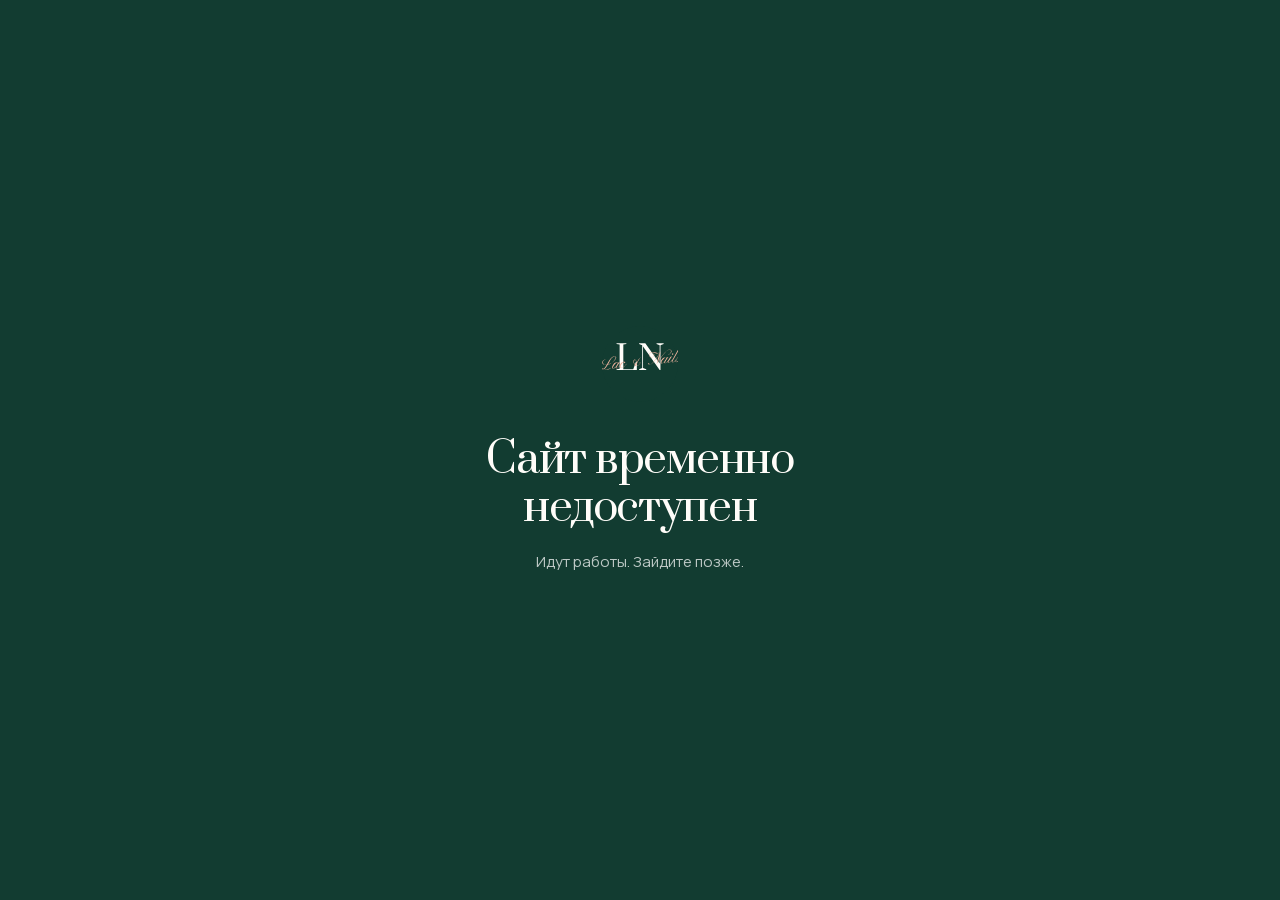
<file: maintenance/index.html>
<!doctype html>
<html lang="ru">
<head>
  <meta charset="utf-8">
  <meta name="viewport" content="width=device-width,initial-scale=1,viewport-fit=cover">
  <meta name="robots" content="noindex, nofollow, noarchive">
  <title>Сайт временно недоступен</title>
  <meta name="theme-color" content="#123c31">
  <link rel="icon" href="/assets/mark.svg" type="image/svg+xml">
  <style>
    @font-face{font-family:Manrope;src:url('/assets/manrope-400.woff2') format('woff2');font-weight:400;font-display:swap}
    @font-face{font-family:Prata;src:url('/assets/prata-400.woff2') format('woff2');font-weight:400;font-display:swap}
    *,*::before,*::after{box-sizing:border-box}
    body{margin:0;min-height:100svh;display:grid;place-items:center;padding:clamp(24px,6vw,64px);
      background:#123c31;color:#fffdf9;font:400 16px/1.6 Manrope,system-ui,sans-serif;text-align:center}
    .card{max-width:460px}
    img{width:76px;height:76px;margin:0 auto 34px;display:block}
    h1{margin:0 0 18px;font:400 clamp(30px,5vw,42px)/1.15 Prata,Georgia,serif;letter-spacing:-.03em}
    p{margin:0;color:rgba(255,255,255,.72);font-size:15px}
  </style>
</head>
<body>
  <main class="card">
    <img src="/assets/mark.svg" width="76" height="76" alt="">
    <h1>Сайт временно недоступен</h1>
    <p>Идут работы. Зайдите позже.</p>
  </main>
</body>
</html>
</file>
<file: styles.css>
@font-face{font-family:Manrope;src:url('assets/manrope-400.woff2') format('woff2');font-weight:400;font-display:swap}
@font-face{font-family:Manrope;src:url('assets/manrope-500.woff2') format('woff2');font-weight:500;font-display:swap}
@font-face{font-family:Manrope;src:url('assets/manrope-600.woff2') format('woff2');font-weight:600;font-display:swap}
@font-face{font-family:Prata;src:url('assets/prata-400.woff2') format('woff2');font-weight:400;font-display:swap}

:root{
  --paper:#f5efe8;
  --paper-2:#fffaf5;
  --ink:#17231f;
  --muted:#53625c;
  --forest:#123c31;
  --forest-2:#0b2c24;
  --clay:#8f493a;
  --clay-soft:#e9cfc3;
  --line:#d8cec5;
  --control-border:#736e69;
  --white:#fffdf9;
  --error:#9b2f32;
  --serif:Prata,Georgia,serif;
  --sans:Manrope,system-ui,sans-serif;
  --page:clamp(20px,5vw,76px);
  --shadow:0 24px 80px rgba(24,46,38,.14);
  --ease-out:cubic-bezier(.23,1,.32,1);
  --ease-in-out:cubic-bezier(.77,0,.175,1);
  --ease-drawer:cubic-bezier(.32,.72,0,1);
}

*,*::before,*::after{box-sizing:border-box}
html{scroll-behavior:smooth;scroll-padding-top:88px}
body{margin:0;background:var(--paper);color:var(--ink);font:400 16px/1.6 var(--sans);overflow-x:hidden}
body:has(dialog[open]){overflow:hidden}
img{display:block;width:100%;height:auto}
button,input,select,textarea{font:inherit}
button,a{-webkit-tap-highlight-color:transparent}
button{color:inherit}
a{color:inherit;text-decoration:none}
h1,h2,h3,p{margin-top:0}
h1,h2,h3{font-family:var(--serif);font-weight:400;letter-spacing:-.035em}
h1{font-size:clamp(48px,6.2vw,94px);line-height:.98;margin-bottom:30px}
h2{font-size:clamp(40px,5vw,72px);line-height:1.02;margin:0}
h3{font-size:clamp(27px,2.5vw,40px);line-height:1.15}
em{color:var(--clay);font-style:normal}
:focus-visible{outline:3px solid var(--white);outline-offset:3px;box-shadow:0 0 0 6px var(--ink)}

.svg-defs{position:absolute;width:0;height:0;overflow:hidden}
.skip-link{position:fixed;z-index:200;left:20px;top:10px;background:var(--forest);color:white;border-radius:999px;padding:12px 18px;transform:translateY(-160%);transition:transform 180ms var(--ease-out)}
.skip-link:focus{transform:none}
.site-header{position:fixed;z-index:50;inset:0 0 auto;display:grid;grid-template-columns:1fr auto 1fr;align-items:center;height:78px;padding:0 var(--page);color:white;transition:border-color 180ms ease,color 180ms ease,background-color 180ms ease;background:linear-gradient(180deg,rgba(5,22,17,.66),rgba(5,22,17,.18) 72%,transparent)}
.site-header.is-scrolled{color:var(--ink);background:rgba(255,250,245,.94);backdrop-filter:blur(18px);border-bottom:1px solid rgba(18,60,49,.12)}
.brand{display:flex;align-items:center;gap:13px;width:max-content;min-height:48px;color:var(--ink);--logo-script:var(--clay)}
.brand-mark{display:block;flex:0 0 auto;width:68px;height:27px}
.brand-mark--disc{width:44px;height:44px;border-radius:50%}
.brand-copy{font-size:9px;text-transform:uppercase;line-height:1.2;letter-spacing:.17em;font-weight:600}
.brand-copy small{display:block;margin-top:3px;font-size:8px;color:var(--muted)}
.site-header .brand{color:#fff;--logo-script:#f1b49f}
.site-header .brand-copy small{color:rgba(255,255,255,.72)}
.site-header.is-scrolled .brand{color:var(--ink);--logo-script:var(--clay)}
.site-header.is-scrolled .brand-copy small{color:var(--muted)}
.desktop-nav{display:flex;gap:clamp(18px,2.5vw,38px);font-size:13px}
.desktop-nav a{min-height:48px;display:flex;align-items:center;position:relative}
.desktop-nav a::after{content:'';position:absolute;bottom:8px;left:0;right:0;height:1px;background:var(--clay);transform:scaleX(0);transform-origin:left;transition:transform 180ms var(--ease-out)}
.site-header>.pill-button{justify-self:end;background:rgba(255,253,249,.96);border-color:rgba(255,253,249,.96);color:var(--forest);box-shadow:0 10px 30px rgba(4,18,14,.12)}
.site-header.is-scrolled>.pill-button{background:var(--forest);border-color:var(--forest);color:white;box-shadow:none}
.menu-trigger{display:none;width:48px;height:48px;padding:13px;border:0;background:none;cursor:pointer}
.menu-trigger span{display:block;height:1px;background:var(--ink);margin:7px 0}

.pill-button{min-height:54px;padding:0 26px;border:1px solid var(--forest);border-radius:999px;background:var(--forest);color:white;display:inline-flex;align-items:center;justify-content:center;gap:24px;font-weight:600;font-size:14px;cursor:pointer;transition:transform 160ms var(--ease-out),background-color 180ms ease,border-color 180ms ease,box-shadow 180ms ease}
.pill-button:active{transform:scale(.97)}
.pill-button--small{min-height:48px;padding:0 20px;font-size:12px}
.pill-button--light{background:var(--white);color:var(--forest);border-color:var(--white)}
.under-link{min-height:48px;display:inline-flex;align-items:center;gap:20px;border-bottom:1px solid currentColor;font-weight:500;font-size:14px}
.under-link--light{color:white}
.arrow-button{width:100%;min-height:50px;padding:14px 0;border:0;border-top:1px solid var(--line);background:transparent;display:flex;align-items:center;justify-content:space-between;text-align:left;font-weight:600;cursor:pointer}
.arrow-button span,.text-cta span{font-size:21px;transition:transform 180ms var(--ease-out)}
.text-button{min-height:48px;padding:0 12px;border:0;background:transparent;text-decoration:underline;text-underline-offset:5px;font-weight:600;cursor:pointer}
.icon-button{width:48px;height:48px;border:1px solid var(--line);border-radius:50%;background:transparent;font-size:28px;line-height:1;cursor:pointer}
.eyebrow{margin:0 0 20px;text-transform:uppercase;letter-spacing:.18em;font-weight:600;font-size:10px}
.eyebrow::before{content:'';display:inline-block;width:28px;height:1px;margin:0 10px 3px 0;background:currentColor}
.eyebrow--light{color:#d5e2dd}
.section{padding:clamp(95px,12vw,170px) var(--page)}
.section-index{text-transform:uppercase;letter-spacing:.15em;color:var(--clay);font-size:10px;font-weight:600}

.hero{min-height:100vh;min-height:100svh;padding:clamp(120px,15vh,170px) var(--page) clamp(58px,8vh,90px);display:flex;align-items:center;overflow:hidden;position:relative;isolation:isolate;background:var(--forest);color:white}
.hero::before{content:'';position:absolute;z-index:1;inset:0;background:linear-gradient(90deg,rgba(5,27,21,.95) 0%,rgba(5,27,21,.84) 30%,rgba(5,27,21,.48) 51%,rgba(5,27,21,.08) 72%,transparent 86%),linear-gradient(180deg,rgba(4,18,14,.28) 0%,transparent 35%,rgba(4,18,14,.5) 100%);pointer-events:none}
.hero__copy{position:relative;z-index:2;width:min(690px,52vw)}
.hero h1{margin-bottom:26px;font-size:clamp(58px,6.4vw,112px);line-height:.91;letter-spacing:-.047em;color:white;text-shadow:0 8px 34px rgba(3,17,13,.16)}
.hero h1 em{color:#f0b49f}
.kicker{display:flex;gap:22px;margin-bottom:32px;text-transform:uppercase;letter-spacing:.16em;font-size:10px;font-weight:600;color:var(--muted)}
.kicker span+span{padding-left:22px;border-left:1px solid var(--line)}
.hero .kicker{color:rgba(255,255,255,.88)}
.hero .kicker span+span{border-left-color:rgba(255,255,255,.52)}
.not-found .kicker{color:var(--clay)}
.not-found .kicker span+span{border-left-color:var(--line)}
.hero__lead{max-width:500px;color:rgba(255,255,255,.84);font-size:clamp(16px,1.15vw,19px);line-height:1.55;margin-bottom:30px}
.hero__actions{display:flex;gap:26px;align-items:center;flex-wrap:wrap}
.ghost-cta{min-height:54px;padding:0 2px;border:0;border-bottom:1px solid currentColor;background:transparent;color:inherit;display:inline-flex;align-items:center;gap:14px;font-weight:600;font-size:14px;cursor:pointer}
.ghost-cta span{transition:transform 180ms var(--ease-out)}
.hero__actions .pill-button{background:var(--white);border-color:var(--white);color:var(--forest);box-shadow:0 16px 42px rgba(3,17,13,.24)}
.hero__microcopy{max-width:390px;margin:17px 0 0;color:rgba(255,255,255,.7);font-size:11px;letter-spacing:.02em}
.hero__visual{position:absolute;z-index:0;inset:0;width:100%;height:100%;min-height:0}
.hero__frame{position:absolute;inset:0;width:100%;height:100%;margin:0;clip-path:none;box-shadow:none}
.hero__frame picture{display:block;height:100%}
.hero__frame img{width:100%;height:100%;object-fit:cover;object-position:50% 44%;filter:saturate(.9) contrast(1.02)}
.service-entry{display:grid;grid-template-columns:.7fr 1.3fr;gap:clamp(48px,8vw,120px);align-items:end;padding:clamp(68px,8vw,112px) var(--page);background:var(--clay);color:white}
.service-entry__intro{max-width:480px}
.service-entry__intro h2 em{color:#ffd4c4}
.service-entry__intro>p:last-child{max-width:390px;margin:24px 0 0;color:#f1d7cf;font-size:14px}
.service-jump{display:grid;grid-template-columns:repeat(2,1fr);background:transparent;color:white;border-top:1px solid rgba(255,255,255,.3);border-bottom:1px solid rgba(255,255,255,.3)}
.service-jump a{min-height:88px;padding:0 clamp(16px,2vw,30px);display:flex;align-items:center;justify-content:space-between;border-left:1px solid rgba(255,255,255,.3);font:20px var(--serif);transition:background-color 180ms ease}
.service-jump a span{transition:transform 180ms var(--ease-out)}
.service-jump a:nth-child(n+3){border-top:1px solid rgba(255,255,255,.3)}
.service-jump a:last-child{border-right:1px solid rgba(255,255,255,.25)}

.priority-services{padding:clamp(68px,8vw,112px) var(--page) clamp(110px,13vw,180px);display:grid;grid-template-columns:1.2fr .9fr;gap:24px}
.feature-service{background:var(--paper-2);border:1px solid var(--line);display:grid;grid-template-columns:1fr 1fr;min-height:470px}
.feature-service--wide{grid-row:span 2;grid-template-columns:1fr;min-height:964px}
.feature-service__image{min-height:330px;position:relative;overflow:hidden}
.feature-service--wide .feature-service__image{min-height:580px}
.feature-service__image img{height:100%;object-fit:cover;object-position:var(--service-focus,50% 50%);transition:transform 420ms var(--ease-out)}
#podology{--service-focus:50% 46%}
#laser{--service-focus:50% 42%}
#brows{--service-focus:50% 38%}
.feature-service__image>span{position:absolute;left:18px;top:18px;width:42px;height:42px;border-radius:50%;background:rgba(255,250,245,.9);display:grid;place-items:center;font-size:10px}
.feature-service__body{padding:clamp(24px,3vw,42px);display:flex;flex-direction:column}
.feature-service__body h3{margin:0 0 18px}
.feature-service__body>p:not(.eyebrow){color:var(--muted)}
.feature-service__body ul{margin:10px 0 28px;padding:0;list-style:none;color:var(--muted);font-size:14px}
.feature-service__body li{padding:8px 0;border-bottom:1px solid var(--line)}
.feature-service__body .arrow-button{margin-top:auto}
.service-details{margin:8px 0 24px;border-top:1px solid var(--line)}
.service-details summary{min-height:52px;font:600 13px var(--sans)}
.service-details summary span{display:grid;place-items:center;font-size:18px;transition:transform 180ms var(--ease-out)}
.service-details summary span::before,.service-details summary span::after{display:none}
.service-details[open] summary span{transform:rotate(45deg)}
.service-details ul{margin:0 0 10px}

.all-services{padding:clamp(90px,10vw,140px) var(--page);background:var(--forest);color:white}
.all-services__head{display:grid;grid-template-columns:1.35fr .65fr;gap:60px;align-items:end;margin-bottom:60px}
.all-services__head h2 em,.visit h2 em,.contact h2 em{color:#e4a993}
.all-services__head>p{max-width:320px;color:#b9ccc5;margin:0}
.service-list{border-top:1px solid rgba(255,255,255,.25)}
.service-row{width:100%;min-height:86px;padding:0 8px;border:0;border-bottom:1px solid rgba(255,255,255,.25);background:transparent;color:white;display:grid;grid-template-columns:55px 1fr 1fr 40px;align-items:center;text-align:left;cursor:pointer;transition:background-color 180ms ease}
.service-row strong,.service-row b{transition:transform 180ms var(--ease-out)}
.service-row>span,.service-row small{color:#afc5bd;font-size:11px}
.service-row strong{font:26px var(--serif)}
.service-row b{font-size:21px;font-weight:400}

.works{padding:clamp(78px,9vw,118px) 0 clamp(78px,9vw,124px);background:var(--paper-2);border-top:1px solid var(--line)}
.works__head{display:grid;grid-template-columns:1.25fr .75fr;gap:44px;align-items:end;padding:0 var(--page);margin-bottom:42px}
.works__head>p{max-width:340px;margin:0;color:var(--muted);font-size:14px}
.works__strip{display:flex;gap:14px;margin:0 0 32px;padding:0 var(--page) 10px;list-style:none;overflow-x:auto;overscroll-behavior-x:contain;scroll-snap-type:x proximity;scrollbar-width:thin;scrollbar-color:var(--line) transparent}
.works__strip::-webkit-scrollbar{height:4px}
.works__strip::-webkit-scrollbar-thumb{background:var(--line);border-radius:4px}
.works__strip li{flex:0 0 auto;scroll-snap-align:start}
.works__strip figure{margin:0;width:186px}
.works__strip img{width:186px;height:248px;object-fit:cover;background:var(--line)}
.works__strip figcaption{margin-top:11px;font-size:12px;letter-spacing:.02em;color:var(--muted)}
.works>.under-link{margin-left:var(--page)}

.approach{display:grid;grid-template-columns:.32fr 1fr;column-gap:60px;row-gap:70px;background:var(--paper-2)}
.approach__statement{max-width:920px}
.approach__lead{max-width:560px;margin:30px 0 0;color:var(--muted);font-size:18px}
.question-cards{grid-column:1/-1;display:grid;grid-template-columns:repeat(3,1fr);border-top:1px solid var(--line);border-bottom:1px solid var(--line)}
.question-cards article{min-height:250px;padding:34px clamp(20px,3vw,44px);border-right:1px solid var(--line)}
.question-cards article:last-child{border:0}
.question-cards article>span{color:var(--clay);font:16px var(--serif)}
.question-cards h3{font-size:27px;margin:70px 0 14px}
.question-cards p{margin:0;color:var(--muted);font-size:14px}
.text-cta{grid-column:2;width:max-content;min-height:52px;padding:0;border:0;border-bottom:1px solid var(--ink);background:transparent;display:flex;align-items:center;gap:45px;font-weight:600;cursor:pointer}

.visit{display:grid;grid-template-columns:.9fr 1.1fr;min-height:760px;background:var(--forest);color:white}
.visit__image{overflow:hidden;min-height:550px}
.visit__image img{height:100%;object-fit:cover;object-position:35% center;filter:saturate(.78) contrast(.96)}
.visit__content{padding:clamp(80px,9vw,140px) clamp(30px,7vw,100px)}
.visit__content ol{list-style:none;margin:55px 0 0;padding:0;border-top:1px solid rgba(255,255,255,.22)}
.visit__content li{display:grid;grid-template-columns:50px 1fr;gap:15px;padding:24px 0;border-bottom:1px solid rgba(255,255,255,.22)}
.visit__content li>span{color:#e4a993;font:15px var(--serif)}
.visit__content h3{font:24px var(--serif);margin:0 0 5px}
.visit__content p{margin:0;color:#b9ccc5;font-size:13px}
.visit__price{width:100%;min-height:74px;margin-top:28px;padding:14px 0;border:0;border-bottom:1px solid rgba(255,255,255,.22);background:transparent;color:white;display:flex;align-items:center;justify-content:space-between;gap:24px;text-align:left;cursor:pointer}
.visit__price span{color:#b9ccc5;font-size:12px}
.visit__price b{font-size:13px}

.faq{display:grid;grid-template-columns:.75fr 1.25fr;gap:clamp(60px,9vw,140px);background:var(--paper-2)}
.accordion{border-top:1px solid var(--line)}
details{border-bottom:1px solid var(--line)}
summary{list-style:none;min-height:84px;display:flex;align-items:center;justify-content:space-between;gap:20px;font:21px var(--serif);cursor:pointer}
summary::-webkit-details-marker{display:none}
summary span{flex:0 0 18px;width:18px;height:18px;position:relative}
summary span::before,summary span::after{content:'';position:absolute;left:0;right:0;top:50%;height:1px;background:var(--ink);transition:transform 180ms var(--ease-out)}
summary span::after{transform:rotate(90deg)}
details[open] summary span::after{transform:none}
details p{max-width:650px;color:var(--muted);padding:0 50px 26px 0}

.contact{display:grid;grid-template-columns:1fr 1fr;min-height:670px;background:var(--clay);color:white;overflow:hidden}
.contact__copy{padding:clamp(80px,9vw,140px) var(--page)}
.contact__address{font:22px/1.5 var(--serif);margin:42px 0}
.contact__actions{display:flex;align-items:center;gap:28px;flex-wrap:wrap}
.contact__art{position:relative;display:grid;place-content:center;text-align:center;background:var(--clay-soft);color:var(--forest);overflow:hidden}
.topography{position:absolute;inset:-30%;transform:rotate(-10deg) scale(1.1,.7);background:repeating-radial-gradient(ellipse at center,transparent 0 48px,rgba(18,60,49,.14) 49px 50px)}
.map-pin{position:relative;width:106px;height:106px;margin:auto;border-radius:50% 50% 50% 8px;background:var(--forest);color:white;display:grid;place-items:center;transform:rotate(-45deg);box-shadow:var(--shadow)}
.map-pin span{transform:rotate(45deg);font:20px var(--serif)}
.contact__art p{position:relative;margin:32px 0 0;text-transform:uppercase;letter-spacing:.16em;font-size:10px}

/* Motion is progressively enhanced only after the observer is ready. */
.motion-ready .hero__copy>*{animation:hero-reveal 680ms var(--ease-out) both}
.motion-ready .hero__copy>*:nth-child(2){animation-delay:70ms}
.motion-ready .hero__copy>*:nth-child(3){animation-delay:130ms}
.motion-ready .hero__copy>*:nth-child(4){animation-delay:190ms}
.motion-ready .hero__copy>*:nth-child(5){animation-delay:240ms}
.motion-ready .hero__visual{animation:hero-visual-in 520ms var(--ease-out) both}
.motion-ready .hero__frame img{animation:hero-image-in 1400ms var(--ease-out) both}
.motion-ready .site-header>*{animation:header-item-in 540ms var(--ease-out) both}
.motion-ready .site-header>*:nth-child(2){animation-delay:50ms}
.motion-ready .site-header>*:nth-child(3){animation-delay:100ms}
.motion-ready .site-header>*:nth-child(4){animation-delay:100ms}

.motion-ready .reveal-copy{opacity:0;transform:translateY(8px);transition:opacity 480ms var(--ease-out),transform 480ms var(--ease-out);transition-delay:var(--reveal-delay,0ms)}
.motion-ready .reveal-copy.is-visible{opacity:1;transform:none}
.motion-ready .reveal-mask{clip-path:inset(0 0 100% 0);transition:clip-path 640ms var(--ease-in-out)}
.motion-ready .reveal-mask.is-visible{clip-path:inset(0)}
.motion-ready .reveal-stagger>*{opacity:0;transform:translateY(8px);transition:opacity 400ms var(--ease-out),transform 400ms var(--ease-out);transition-delay:calc(var(--reveal-order,0) * 50ms)}
.motion-ready .reveal-stagger.is-visible>*{opacity:1;transform:none}
.motion-ready .contact__art.is-visible .topography{animation:topography-in 900ms var(--ease-in-out) both}
.motion-ready .contact__art.is-visible .map-pin{animation:map-pin-in 520ms var(--ease-out) 250ms both}
.motion-ready .contact__art.is-visible>p{animation:map-copy-in 520ms var(--ease-out) 300ms both}

@media(hover:hover) and (pointer:fine){
  .desktop-nav a:hover::after{transform:scaleX(1)}
  .pill-button:hover{transform:translateY(-2px);background:var(--forest-2);box-shadow:0 14px 34px rgba(18,60,49,.2)}
  .pill-button--light:hover,.hero__actions .pill-button:hover{background:var(--clay-soft);border-color:var(--clay-soft);color:var(--forest)}
  .arrow-button:hover span,.text-cta:hover span{transform:translate(3px,-3px)}
  .service-jump a:hover{background:rgba(255,255,255,.08)}
  .service-jump a:hover span{transform:translate(3px,3px)}
  .feature-service:hover .feature-service__image img{transform:scale(1.018)}
  .service-row:hover{background:rgba(255,255,255,.05)}
  .service-row:hover strong{transform:translateX(8px)}
  .service-row:hover b{transform:translate(3px,-3px)}
}

.footer{padding:62px var(--page) 34px;background:var(--forest-2);color:white;display:grid;grid-template-columns:1fr 1fr 1fr;gap:40px}
.brand--footer{color:white;--logo-script:#e4a993}
.brand--footer .brand-mark{width:76px;height:30px}
.brand--footer .brand-copy small{color:#abc0b8}
.footer>p{color:#abc0b8}
.footer nav{display:grid}
.footer nav a{min-height:48px;display:flex;align-items:center;width:max-content}
.footer__bottom{grid-column:1/-1;margin-top:32px;padding-top:24px;border-top:1px solid rgba(255,255,255,.15);display:flex;justify-content:space-between;gap:30px;color:#93aca3}
.mobile-action{display:none}

dialog{padding:0;border:0;opacity:0;transform:translateY(8px) scale(.98);transition:opacity 250ms var(--ease-out),transform 250ms var(--ease-out),display 250ms allow-discrete,overlay 250ms allow-discrete}
dialog[open]{opacity:1;transform:none}
dialog::backdrop{background:rgba(6,28,22,.72);backdrop-filter:blur(8px);opacity:0;transition:opacity 250ms var(--ease-out),display 250ms allow-discrete,overlay 250ms allow-discrete}
dialog[open]::backdrop{opacity:1}
@starting-style{
  dialog[open]{opacity:0;transform:translateY(8px) scale(.98)}
  dialog[open]::backdrop{opacity:0}
}
.nav-dialog{inset:0;width:100%;height:100%;max-width:none;max-height:none;margin:0;background:var(--forest);color:white;padding:24px}
.nav-dialog__head{display:flex;align-items:center;justify-content:space-between;padding-bottom:22px;border-bottom:1px solid rgba(255,255,255,.2)}
.nav-dialog__head p{margin:0;text-transform:uppercase;letter-spacing:.18em;font-size:10px}
.nav-dialog .icon-button{border-color:rgba(255,255,255,.35);color:white}
.nav-dialog nav{display:grid;margin-top:25px}
.nav-dialog nav a{min-height:75px;border-bottom:1px solid rgba(255,255,255,.2);display:grid;grid-template-columns:40px 1fr;align-items:center;font:34px var(--serif)}
.nav-dialog nav span{font:11px var(--sans);color:#b4c8c0}
.nav-dialog__bottom{position:absolute;left:24px;right:24px;bottom:calc(24px + env(safe-area-inset-bottom));display:flex;align-items:end;justify-content:space-between;gap:20px}
.nav-dialog__bottom p{margin:0;color:#b4c8c0;font-size:13px}

.lead-dialog{width:min(650px,calc(100% - 24px));max-height:calc(100svh - 24px);background:transparent;overflow:auto}
.lead-form{min-height:0;padding:clamp(28px,5vw,54px);background:var(--paper-2);border-radius:28px;box-shadow:var(--shadow)}
.lead-form__head{display:flex;justify-content:space-between;align-items:start;gap:20px}
.lead-form__head .eyebrow{margin-bottom:6px}
.step-label{margin:0;color:var(--muted);font-size:12px}
.progress{display:flex;gap:7px;margin:32px 0 38px}
.progress span{height:3px;flex:1;background:var(--line)}
.progress span.active{background:var(--clay)}
.lead-form h2{font-size:clamp(38px,5vw,54px);margin-bottom:34px}
.form-step label,.form-step legend{display:block;margin:19px 0 8px;font-weight:600;font-size:13px}
.form-step label>span:first-child,.form-step legend>span{color:var(--error)}
.form-step input:not([type=radio]):not([type=checkbox]),.form-step select{width:100%;height:58px;padding:0 15px;border:1px solid var(--control-border);border-radius:10px;background:white;color:var(--ink)}
.form-step input[aria-invalid=true],.form-step select[aria-invalid=true]{border-color:var(--error);box-shadow:0 0 0 1px var(--error)}
.form-step input[aria-invalid=true]:focus-visible,.form-step select[aria-invalid=true]:focus-visible{box-shadow:0 0 0 1px var(--error),0 0 0 6px var(--ink)}
.field-hint,.field-error{font-size:12px;margin:5px 0 0}
.field-hint{color:var(--muted)}
.field-error{min-height:18px;color:var(--error);font-weight:500}
.form-step fieldset{border:0;padding:0;margin:20px 0 0}
.choice-grid{display:grid;grid-template-columns:repeat(3,1fr);gap:9px}
.choice-grid label{margin:0}
.choice-grid input{position:absolute;opacity:0}
.choice-grid label>span{min-height:60px;border:1px solid var(--control-border);border-radius:10px;display:grid;place-content:center;text-align:center;cursor:pointer;color:var(--ink)}
.choice-grid small{display:block;color:var(--muted);font-size:10px}
.choice-grid input:checked+span{border-color:var(--forest);background:#e4eee9;box-shadow:inset 0 0 0 1px var(--forest)}
.choice-grid input:focus-visible+span{outline:3px solid var(--white);outline-offset:3px;box-shadow:0 0 0 6px var(--ink)}
.form-step>.pill-button{margin-top:25px}
.form-actions{display:flex;align-items:end;gap:14px;margin-top:16px}
.form-actions .pill-button{margin-left:auto}
.consent{display:flex!important;min-height:48px;align-items:flex-start;gap:12px;font-weight:400!important}
.consent input{flex:0 0 auto;width:24px;height:24px;margin:2px 0 0}
.consent span{color:var(--ink)!important}
.consent b{color:var(--error)}
.form-success{text-align:center}
.form-success:not([hidden]){animation:form-success-in 300ms var(--ease-out) both}
.success-mark{width:72px;height:72px;margin:0 auto 28px;border-radius:50%;background:var(--forest);color:white;display:grid;place-items:center;font-size:30px}
.form-success .eyebrow::before{display:none}
.form-success p:not(.eyebrow){color:var(--muted);max-width:470px;margin:0 auto 22px}
.form-success textarea{width:100%;height:135px;padding:14px;border:1px solid var(--line);border-radius:10px;background:white;resize:none;font-size:13px}
.success-actions{display:flex;justify-content:center;align-items:center;gap:14px;margin-top:14px;flex-wrap:wrap}
.success-actions--minor{gap:4px;margin-top:6px}
.success-actions--minor .text-button{font-size:13px;font-weight:500;color:var(--muted)}
.close-success{margin-top:18px;background:transparent;cursor:pointer}
.toast{position:fixed;z-index:200;left:50%;bottom:24px;width:max-content;max-width:calc(100vw - 32px);transform:translate(-50%,0);opacity:1;background:var(--forest);color:white;border-radius:24px;padding:14px 22px;box-shadow:var(--shadow);white-space:normal;text-align:center;line-height:1.4;transition:opacity 300ms ease,transform 300ms ease,display 300ms allow-discrete}
@starting-style{.toast:not([hidden]){opacity:0;transform:translate(-50%,100%)}}

@media(max-width:1000px){
  .desktop-nav{display:none}
  .site-header{grid-template-columns:1fr auto auto;gap:8px}
  .menu-trigger{display:block}
  .site-header .menu-trigger span{background:#fff}
  .site-header.is-scrolled .menu-trigger span{background:var(--ink)}
  .site-header>.pill-button{display:none}
  .works__head{grid-template-columns:1fr;gap:20px}
  .hero{min-height:100vh;min-height:100svh;padding-top:112px;padding-bottom:64px}
  .hero__copy{width:min(560px,62vw)}
  .hero h1{font-size:clamp(54px,8.2vw,78px)}
  .hero__visual{height:100%}
  .service-entry{grid-template-columns:1fr;align-items:start}
  .priority-services{grid-template-columns:1fr 1fr}
  .feature-service--wide{grid-column:1/-1;grid-row:auto;grid-template-columns:1fr 1fr;min-height:620px}
  .feature-service{grid-template-columns:1fr;min-height:auto}
  .approach{grid-template-columns:.25fr 1fr}
  .visit{grid-template-columns:1fr}
  .visit__image{height:520px}
  .faq{grid-template-columns:1fr}
}

@media(max-width:680px){
  .site-header{height:calc(68px + env(safe-area-inset-top));padding:env(safe-area-inset-top) 18px 0;background:linear-gradient(180deg,rgba(6,25,20,.58),transparent);color:white;border:0}
  .site-header .brand-copy small{color:rgba(255,255,255,.72)}
  .site-header.is-scrolled{padding-top:env(safe-area-inset-top);background:rgba(255,250,245,.94);color:var(--ink);backdrop-filter:blur(12px);border-bottom:1px solid rgba(18,60,49,.12)}
  .site-header.is-scrolled .brand-copy small{color:var(--muted)}
  .section{padding:68px 20px}
  .hero{min-height:100vh;min-height:100svh;padding:calc(88px + env(safe-area-inset-top)) 20px calc(24px + env(safe-area-inset-bottom));display:flex;align-items:flex-end;position:relative;isolation:isolate;background:var(--forest);color:white}
  .hero::before{display:none}
  .hero::after{content:'';position:absolute;z-index:1;inset:0;background:linear-gradient(180deg,rgba(5,20,16,.32) 0%,transparent 29%),linear-gradient(180deg,transparent 38%,rgba(5,22,17,.88) 100%);pointer-events:none}
  .hero__copy{z-index:2;width:100%}
  .kicker{margin-bottom:16px;gap:12px;color:rgba(255,255,255,.88)}.kicker span+span{padding-left:12px;border-color:rgba(255,255,255,.55)}
  .hero h1{max-width:430px;margin-bottom:16px;font-size:clamp(42px,12.2vw,52px);line-height:.94;letter-spacing:-.045em;color:white;text-wrap:balance;text-shadow:0 6px 24px rgba(3,17,13,.2)}
  .hero h1 em{color:#f0b49f}
  .hero__lead{max-width:350px;margin-bottom:20px;color:rgba(255,255,255,.84);font-size:15px;line-height:1.5}
  .hero__actions{display:block}.hero__actions .ghost-cta{width:100%;justify-content:center;margin-top:10px;min-height:48px;font-size:13px;color:rgba(255,255,255,.9);border-bottom:0;text-decoration:underline;text-decoration-thickness:1px;text-underline-offset:6px}.hero__actions .pill-button{width:100%;min-height:56px;background:var(--white);border-color:var(--white);color:var(--forest);box-shadow:0 14px 36px rgba(4,18,14,.25)}
  .hero__microcopy{margin:12px 0 0;color:rgba(255,255,255,.7);font-size:10px;text-align:center}
  .hero__visual,.hero__frame{position:absolute;inset:0;width:100%;height:100%;min-height:0;margin:0;clip-path:none;box-shadow:none}
  .hero__visual{z-index:0}
  .hero__frame picture{height:100%}
  .hero__frame img{width:100%;height:100%;object-fit:cover;object-position:68% center}
  .service-entry{display:block;padding:58px 20px 64px}
  .service-entry__intro h2{font-size:42px}
  .service-entry__intro>p:last-child{margin-top:18px;font-size:13px}
  .service-jump{grid-template-columns:1fr 1fr;margin-top:30px}
  .service-jump a{min-height:68px;padding:0 14px;font-size:16px;border-bottom:0}
  .priority-services{padding:68px 16px 72px;grid-template-columns:1fr;gap:16px}
  .feature-service--wide{grid-column:auto;grid-template-columns:1fr;min-height:auto}
  .feature-service__image,.feature-service--wide .feature-service__image{min-height:0;aspect-ratio:4/3}
  .feature-service__body{padding:25px 20px 22px}
  .feature-service__body h3{margin-bottom:12px;font-size:30px}
  .feature-service__body>p:not(.eyebrow){margin-bottom:18px;font-size:14px}
  .feature-service__body .eyebrow{margin-bottom:14px}
  .service-details{margin:0 0 16px}
  .all-services{padding:72px 20px}.all-services__head{grid-template-columns:1fr;gap:20px;margin-bottom:38px}.all-services__head>*{min-width:0}.all-services__head h2{font-size:clamp(34px,10.8vw,42px);overflow-wrap:anywhere}
  .service-row{grid-template-columns:32px 1fr 26px;min-height:70px}.service-row small{display:none}.service-row strong{font-size:20px}
  .approach{grid-template-columns:1fr;gap:28px}.approach__lead{margin-top:22px;font-size:16px}.question-cards{grid-template-columns:1fr}.question-cards article{min-height:0;border-right:0;border-bottom:1px solid var(--line);padding:24px 4px}.question-cards h3{margin:24px 0 10px;font-size:24px}.text-cta{grid-column:auto;width:100%;justify-content:space-between;text-align:left}
  .visit__image{height:auto;min-height:0;aspect-ratio:4/3}.visit__content{padding:68px 20px}.visit__content ol{margin-top:38px}.visit__price{display:grid;gap:5px}
  .faq{gap:55px}summary{min-height:76px;font-size:18px}details p{padding-right:25px;font-size:14px}
  .footer nav a{min-height:48px}
  .works{padding:66px 0 72px}
  .works__head{grid-template-columns:1fr;gap:16px;margin-bottom:28px}
  .works__head h2{font-size:clamp(34px,10.8vw,42px)}
  .works__strip{gap:10px;margin-bottom:26px}
  .works__strip figure{width:150px}
  .works__strip img{width:150px;height:200px}
  .contact{grid-template-columns:1fr;min-height:auto}.contact__copy{padding:72px 20px}.contact__art{min-height:390px}.contact__actions .pill-button{width:100%}
  .footer{grid-template-columns:1fr;padding:55px 20px 78px}.footer__bottom{display:grid}
  .mobile-action{position:fixed;z-index:40;left:14px;right:14px;bottom:calc(10px + env(safe-area-inset-bottom));display:block;padding:0;background:transparent;border:0;opacity:0;visibility:hidden;pointer-events:none;transform:translateY(calc(100% + 24px));transition:opacity 220ms var(--ease-out),transform 220ms var(--ease-out),visibility 220ms}
  .mobile-action.is-visible{opacity:1;visibility:visible;pointer-events:auto;transform:none}
  .mobile-action.is-suppressed{opacity:0;visibility:hidden;pointer-events:none;transform:translateY(calc(100% + 24px))}
  .mobile-action .pill-button{width:100%;min-height:54px;box-shadow:0 12px 36px rgba(6,28,22,.3)}
  .nav-dialog__bottom{display:grid;align-items:stretch}.nav-dialog__bottom .pill-button{width:100%}
  .lead-dialog{width:calc(100% - 14px);max-height:calc(100svh - 14px);margin:7px auto}
  .lead-form{min-height:0;border-radius:22px;padding:26px 19px 30px}
  .choice-grid{grid-template-columns:1fr 1fr 1fr}
  .form-actions{justify-content:space-between}.form-actions .pill-button{margin-left:0}
}

@media(max-width:370px){
  .hero h1{font-size:40px}
  .hero__lead{font-size:14px}
  .choice-grid label>span{font-size:12px}
  .form-actions{gap:4px}.form-actions .pill-button{padding-inline:18px}
}

@media(max-width:370px) and (max-height:650px){
  .hero{padding-bottom:16px}
  .kicker{margin-bottom:10px}
  .hero h1{margin-bottom:10px;font-size:36px}
  .hero__lead{margin-bottom:12px;line-height:1.4}
  .hero__actions .pill-button{min-height:52px}
  .hero__microcopy{margin-top:7px;font-size:9px}
}

@media(max-width:680px) and (max-height:640px){
  .nav-dialog{overflow-y:auto}
  .nav-dialog nav{margin-top:14px}
  .nav-dialog nav a{min-height:56px;font-size:26px}
  .nav-dialog__bottom{position:static;margin-top:18px;padding-bottom:calc(12px + env(safe-area-inset-bottom))}
}

@keyframes hero-reveal{from{opacity:0;transform:translateY(8px)}to{opacity:1;transform:none}}
@keyframes hero-visual-in{from{opacity:.6}to{opacity:1}}
@keyframes hero-image-in{from{transform:scale(1.05)}to{transform:scale(1)}}
@keyframes header-item-in{from{opacity:0;transform:translateY(-8px)}to{opacity:1;transform:none}}
@keyframes topography-in{from{opacity:.25;transform:rotate(-15deg) scale(1.18,.76)}to{opacity:1;transform:rotate(-10deg) scale(1.1,.7)}}
@keyframes map-pin-in{from{opacity:0;transform:translateY(8px) rotate(-45deg) scale(.96)}to{opacity:1;transform:rotate(-45deg) scale(1)}}
@keyframes map-copy-in{from{opacity:0;transform:translateY(8px)}to{opacity:1;transform:none}}
@keyframes form-success-in{from{opacity:0;transform:translateY(8px) scale(.97)}to{opacity:1;transform:none}}

@media(prefers-reduced-motion:reduce){
  html{scroll-behavior:auto}
  .motion-ready .hero__copy>*,.motion-ready .hero__visual,.motion-ready .hero__frame img,.motion-ready .site-header>*{animation:reduced-fade 180ms ease both}
  .motion-ready .reveal-copy,.motion-ready .reveal-stagger>*,.motion-ready .reveal-mask{opacity:1;transform:none;clip-path:none;transition:opacity 120ms ease}
  .motion-ready .contact__art.is-visible .topography,.motion-ready .contact__art.is-visible .map-pin,.motion-ready .contact__art.is-visible>p,.form-success:not([hidden]){animation:reduced-fade 180ms ease both}
  .pill-button,.arrow-button span,.text-cta span,.service-jump a span,.feature-service__image img,.service-row strong,.service-row b,.service-details summary span,summary span::before,summary span::after{transition-property:background-color,border-color,color,opacity;transition-duration:120ms;transition-timing-function:ease}
  .pill-button:hover,.pill-button:active,.arrow-button:hover span,.text-cta:hover span,.service-jump a:hover span,.feature-service:hover .feature-service__image img,.service-row:hover strong,.service-row:hover b{transform:none}
  dialog{transform:none;transition:opacity 120ms ease,display 120ms allow-discrete,overlay 120ms allow-discrete}
  .mobile-action,.mobile-action.is-suppressed{transform:none;transition:opacity 120ms ease,visibility 120ms}
}
@keyframes reduced-fade{from{opacity:.01}to{opacity:1}}

/* Keep the two-tone keyboard ring above decorative and error shadows. */
:focus-visible{outline:3px solid var(--white)!important;outline-offset:3px!important;box-shadow:0 0 0 6px var(--ink)!important}

.not-found-page{min-height:100svh;background:var(--paper);padding:34px clamp(20px,5vw,76px)}
.not-found{min-height:calc(100svh - 68px);display:flex;flex-direction:column;justify-content:space-between}
.not-found__copy{padding:12vh 0 8vh}
.not-found__copy h1{max-width:900px;margin:0 0 28px;font:400 clamp(58px,9vw,138px)/.91 var(--serif);letter-spacing:-.055em;color:var(--forest)}
.not-found__copy h1 em{color:var(--clay);font-style:normal}
.not-found__copy>p:not(.kicker){max-width:500px;margin:0 0 34px;color:var(--muted);font-size:18px;line-height:1.7}
.not-found__actions{display:flex;align-items:center;gap:30px;flex-wrap:wrap}
@media(max-width:680px){
  .not-found-page{padding:24px 20px}
  .not-found{min-height:calc(100svh - 48px)}
  .not-found__copy{padding:14vh 0 5vh}
  .not-found__copy h1{font-size:clamp(52px,17vw,72px)}
  .not-found__actions{display:grid;gap:20px;justify-items:start}
  .not-found__copy .pill-button{width:100%}
}
</file>
